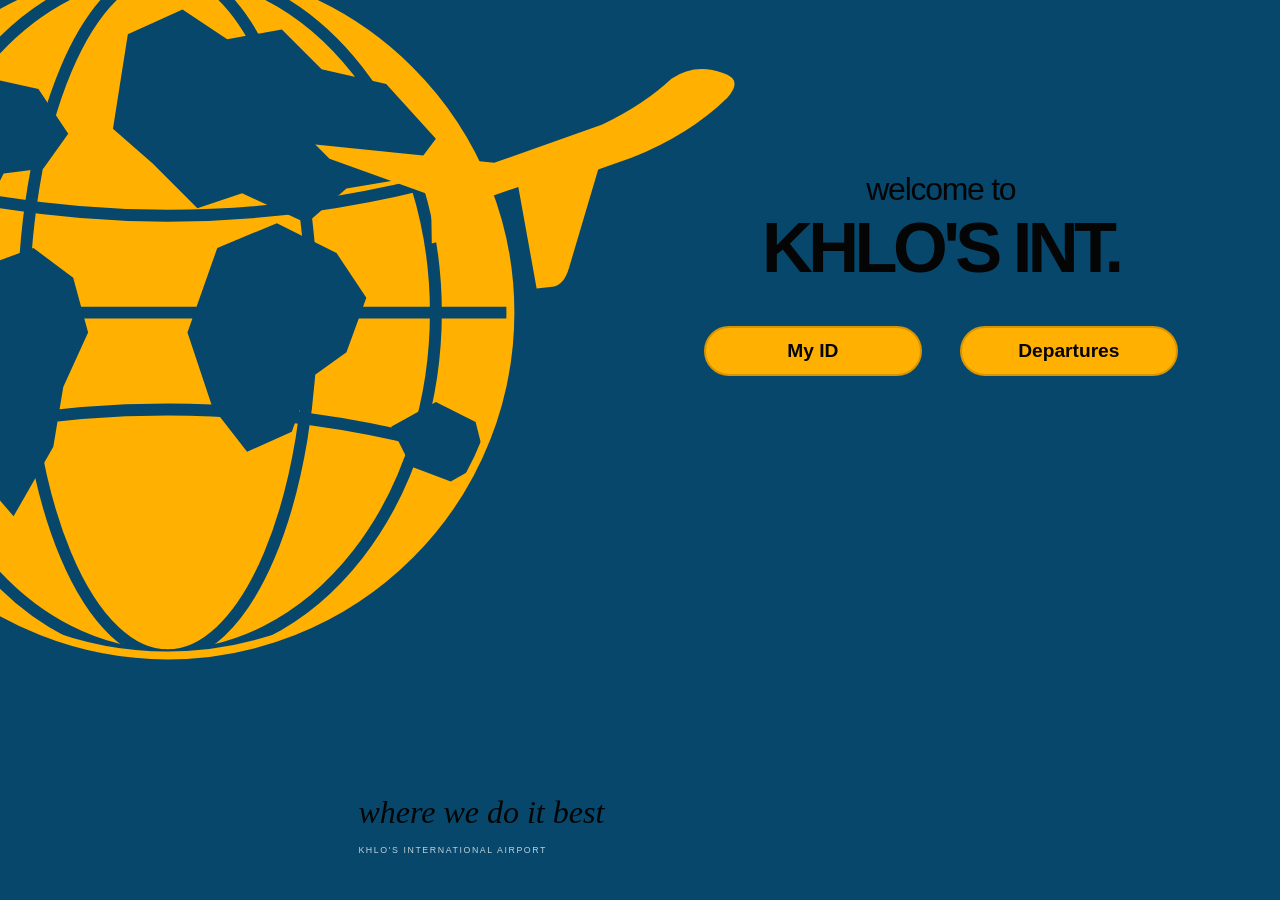
<file: index.html>
<!DOCTYPE html>
<html lang="en">
<head>
  <meta charset="UTF-8">
  <meta name="viewport" content="width=device-width, initial-scale=1.0">
  <meta name="theme-color" content="#06476B">

  <title>KHLO'S INT. | Welcome aboard</title>

  <link rel="stylesheet" href="css/home.css">
</head>

<body>

  <main class="home">

    <!-- Decorative globe -->
    <div class="globe-container" aria-hidden="true">

      <svg class="globe" viewBox="0 0 760 760">

        <defs>
          <clipPath id="globeClip">
            <circle cx="380" cy="380" r="345"/>
          </clipPath>
        </defs>

        <circle cx="380" cy="380" r="345" fill="#FFB000"/>

        <g clip-path="url(#globeClip)">

          <!-- Globe longitude and latitude -->
          <g fill="none" stroke="#06476B" stroke-width="12">

            <ellipse cx="380" cy="380" rx="145" ry="345"/>
            <ellipse cx="380" cy="380" rx="270" ry="345"/>
            <path d="M35 380 H725"/>
            <path d="M65 235 Q380 330 695 235"/>
            <path d="M65 525 Q380 430 695 525"/>

          </g>

          <!-- Simplified continents -->
          <g fill="#06476B">

            <path d="
              M70 140
              L125 95 185 110 205 145
              250 155 280 200
              255 235 215 240
              195 280 155 285
              145 330 110 315
              95 260 60 245 Z
            "/>

            <path d="
              M190 335
              L245 315 285 345
              300 400 275 455
              265 515 225 585
              195 550 180 485
              145 430 155 375 Z
            "/>

            <path d="
              M340 100
              L395 75 440 105
              495 95 535 135
              600 150 650 205
              620 245 560 255
              520 290 455 260
              410 275 365 230
              325 195 Z
            "/>

            <path d="
              M430 315
              L490 290 550 320
              580 365 560 420
              525 445 505 500
              460 520 425 475
              400 400 Z
            "/>

            <path d="
              M605 495
              L650 470 690 490
              700 530 665 550
              625 535 Z
            "/>

          </g>

        </g>

        <circle
          cx="380"
          cy="380"
          r="345"
          fill="none"
          stroke="#FFB000"
          stroke-width="8"
        />

      </svg>

    </div>


    <!-- Airplane -->
    <div class="airplane" aria-hidden="true">

      <svg viewBox="0 0 600 300">

        <path
          fill="#FFB000"
          d="
            M10 98
            L225 120
            L355 74
            Q405 50 438 19
            Q466 0 500 12
            Q525 20 505 42
            Q460 86 390 114
            L350 128
            L315 246
            Q309 267 295 269
            L276 271
            L254 149
            L188 172
            L164 213
            L150 217
            L149 159
            L27 115
            Z
          "
        />

      </svg>

    </div>


    <!-- Main branding -->
    <section class="home-content">

      <div class="branding">

        <p class="welcome-text">welcome to</p>

        <h1>KHLO'S INT.</h1>

      </div>


      <!-- Navigation -->
      <nav class="home-buttons" aria-label="Main navigation">

        <a href="id.html" class="home-button">
          My ID
        </a>

        <a href="departures.html" class="home-button">
          Departures
        </a>

      </nav>

    </section>


    <!-- Tagline -->
    <section class="home-footer">

      <p>where we do it best</p>

      <span>KHLO'S INTERNATIONAL AIRPORT</span>

    </section>

  </main>

</body>
</html>
</file>
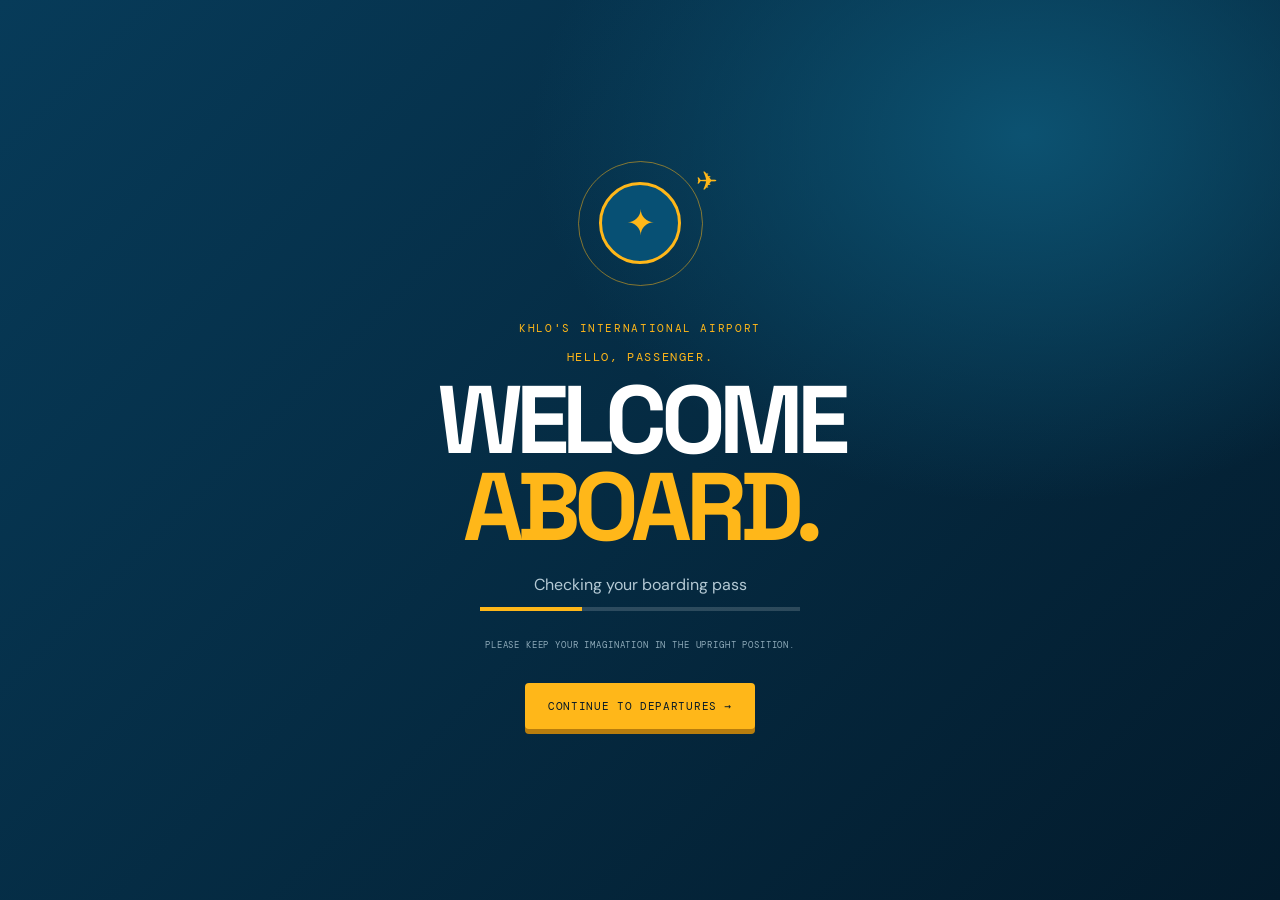
<file: boarding.html>
<!doctype html>
<html lang="en">
<head>
  <meta charset="utf-8">
  <meta name="viewport" content="width=device-width, initial-scale=1">
  <meta name="theme-color" content="#073b59">
  <title>Welcome aboard — KHLO'S INT.</title>
  <link rel="stylesheet" href="css/style.css">
  <script src="js/common.js" defer></script>
  <script src="js/boarding.js" defer></script>
</head>
<body class="blue-page boarding-page">
  <main class="boarding-screen">
    <div class="boarding-orbit">
      <div class="boarding-globe">✦</div>
      <span class="boarding-plane">✈</span>
    </div>

    <p class="eyebrow">KHLO'S INTERNATIONAL AIRPORT</p>
    <p class="boarding-hello" id="boarding-hello">HELLO, PASSENGER.</p>
    <h1>WELCOME<br><span>ABOARD.</span></h1>
    <p class="boarding-status" id="boarding-status">Preparing your journey</p>
    <div class="loading-track"><span></span></div>
    <p class="boarding-small">PLEASE KEEP YOUR IMAGINATION IN THE UPRIGHT POSITION.</p>
    <a class="button button-gold boarding-continue" id="continue-link" href="departures.html">CONTINUE TO DEPARTURES →</a>
  </main>
</body>
</html>
</file>
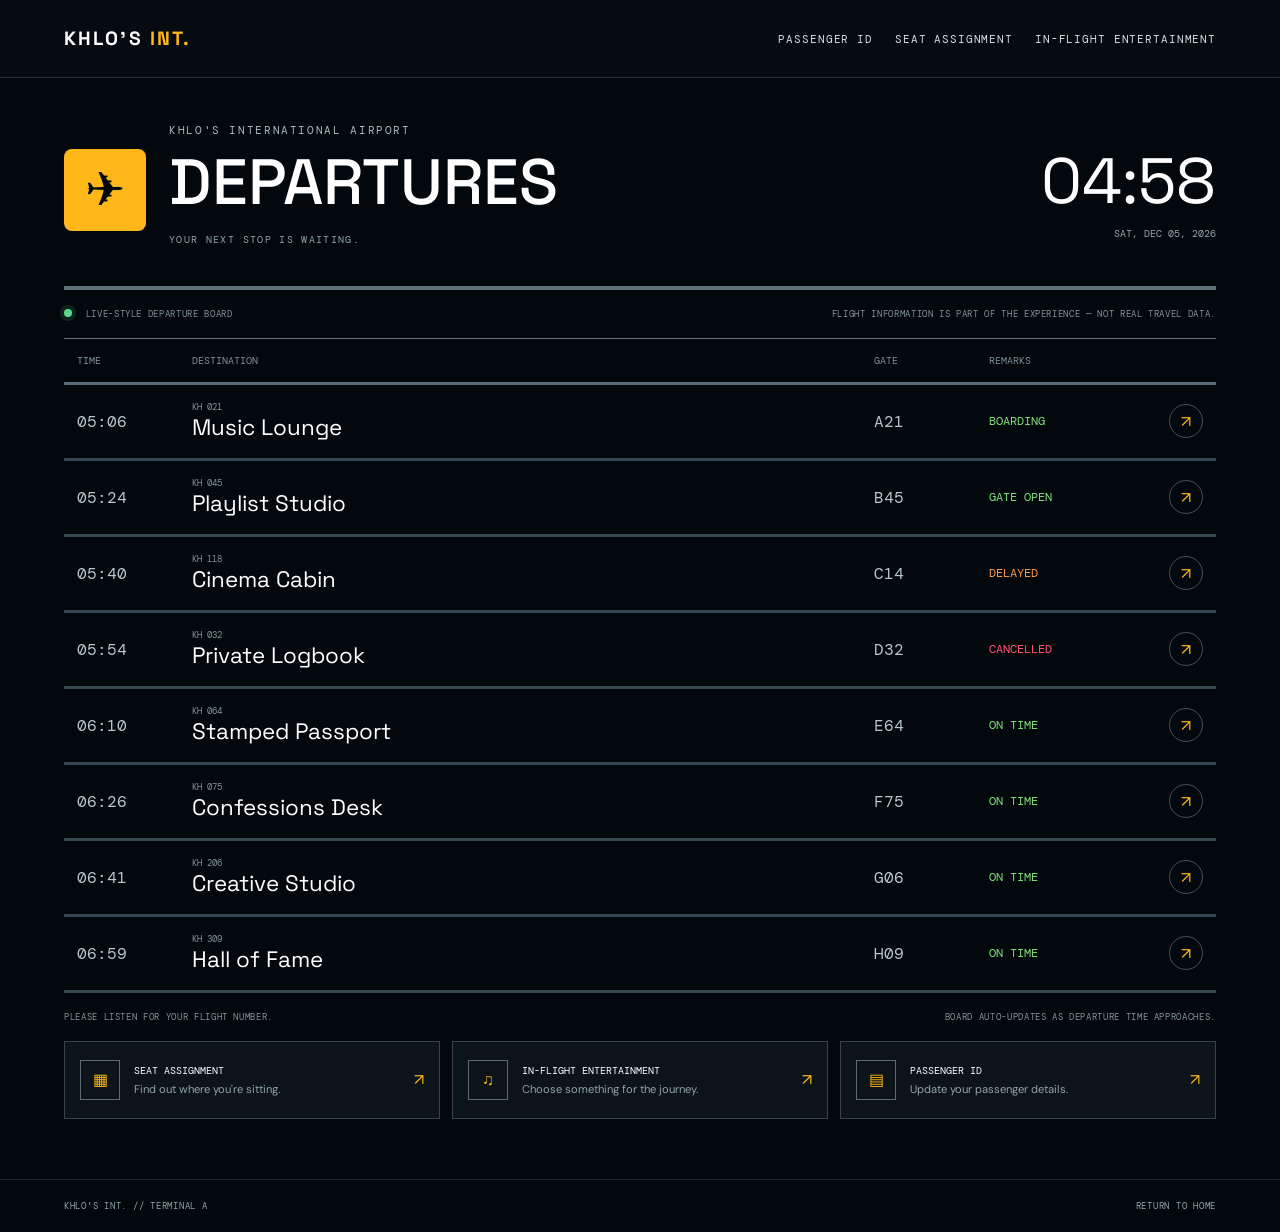
<file: departures.html>
<!doctype html>
<html lang="en">
<head>
  <meta charset="utf-8">
  <meta name="viewport" content="width=device-width, initial-scale=1">
  <meta name="theme-color" content="#061018">
  <title>Departures — KHLO'S INT.</title>
  <link rel="stylesheet" href="css/style.css">
  <script src="js/common.js" defer></script>
  <script src="js/departures.js" defer></script>
</head>
<body class="terminal-page">
  <header class="site-header terminal-header">
    <a class="brand brand-light" href="index.html">KHLO'S <span>INT.</span></a>
    <nav class="top-nav" aria-label="Main navigation">
      <a href="id.html">Passenger ID</a>
      <a href="seat.html">Seat assignment</a>
      <a href="entertainment.html">In-flight entertainment</a>
    </nav>
  </header>

  <main class="departures-shell">
    <div class="departure-topline">
      <div class="departure-brand">
        <div class="plane-square">✈</div>
        <div>
          <p class="eyebrow">KHLO'S INTERNATIONAL AIRPORT</p>
          <h1>DEPARTURES</h1>
          <p class="terminal-subtitle">YOUR NEXT STOP IS WAITING.</p>
        </div>
      </div>
      <div class="clock-block">
        <time id="airport-clock">--:--</time>
        <span id="airport-date">LOCAL TERMINAL TIME</span>
      </div>
    </div>

    <div class="board-note">
      <span><i class="live-dot"></i> LIVE-STYLE DEPARTURE BOARD</span>
      <span>FLIGHT INFORMATION IS PART OF THE EXPERIENCE — NOT REAL TRAVEL DATA.</span>
    </div>

    <div class="departure-board-wrap">
      <div class="board-column-head">
        <span>TIME</span>
        <span>DESTINATION</span>
        <span>GATE</span>
        <span>REMARKS</span>
        <span></span>
      </div>
      <div id="departure-rows" class="departure-rows" aria-live="polite"></div>
    </div>

    <div class="board-bottom">
      <span>PLEASE LISTEN FOR YOUR FLIGHT NUMBER.</span>
      <span>BOARD AUTO-UPDATES AS DEPARTURE TIME APPROACHES.</span>
    </div>

    <section class="quick-services">
      <a class="service-card" href="seat.html">
        <span class="service-icon">▦</span>
        <span><b>SEAT ASSIGNMENT</b><small>Find out where you're sitting.</small></span>
        <span class="service-arrow">↗</span>
      </a>
      <a class="service-card" href="entertainment.html">
        <span class="service-icon">♫</span>
        <span><b>IN-FLIGHT ENTERTAINMENT</b><small>Choose something for the journey.</small></span>
        <span class="service-arrow">↗</span>
      </a>
      <a class="service-card" href="id.html">
        <span class="service-icon">▤</span>
        <span><b>PASSENGER ID</b><small>Update your passenger details.</small></span>
        <span class="service-arrow">↗</span>
      </a>
    </section>
  </main>

  <footer class="site-footer footer-dark">
    <span>KHLO'S INT. // TERMINAL A</span>
    <span><a href="index.html">RETURN TO HOME</a></span>
  </footer>
</body>
</html>
</file>
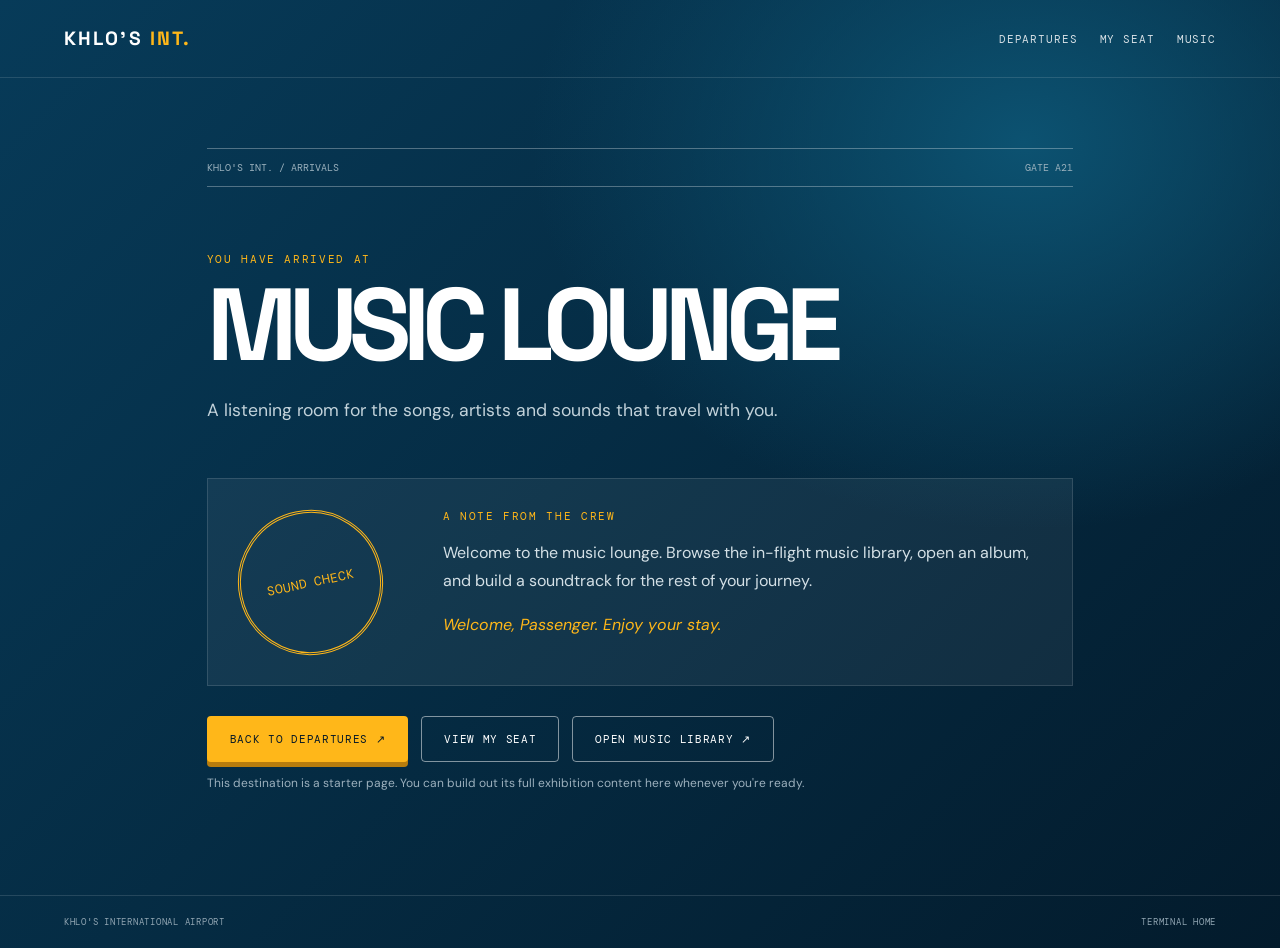
<file: destination.html>
<!doctype html>
<html lang="en">
<head>
  <meta charset="utf-8">
  <meta name="viewport" content="width=device-width, initial-scale=1">
  <meta name="theme-color" content="#073b59">
  <title>Destination — KHLO'S INT.</title>
  <link rel="stylesheet" href="css/style.css">
  <script src="js/common.js" defer></script>
  <script src="js/destination.js" defer></script>
</head>
<body class="blue-page destination-page">
  <header class="site-header">
    <a class="brand brand-light" href="index.html">KHLO'S <span>INT.</span></a>
    <nav class="top-nav" aria-label="Main navigation">
      <a href="departures.html">Departures</a>
      <a href="seat.html">My seat</a>
      <a href="entertainment.html">Music</a>
    </nav>
  </header>

  <main class="destination-shell">
    <div class="destination-ticket">
      <span>KHLO'S INT. / ARRIVALS</span>
      <span id="destination-code">GATE —</span>
    </div>
    <p class="eyebrow">YOU HAVE ARRIVED AT</p>
    <h1 id="destination-title">YOUR DESTINATION</h1>
    <p class="destination-deck" id="destination-deck"></p>

    <div class="destination-content">
      <div class="destination-stamp" id="destination-stamp">ARRIVED</div>
      <div>
        <p class="eyebrow">A NOTE FROM THE CREW</p>
        <p id="destination-message"></p>
        <p class="destination-personal" id="destination-personal"></p>
      </div>
    </div>

    <div class="destination-actions">
      <a class="button button-gold" href="departures.html">BACK TO DEPARTURES ↗</a>
      <a class="button button-outline" href="seat.html">VIEW MY SEAT</a>
    </div>

    <p class="small-note destination-edit-note">This destination is a starter page. You can build out its full exhibition content here whenever you're ready.</p>
  </main>

  <footer class="site-footer footer-dark">
    <span>KHLO'S INTERNATIONAL AIRPORT</span>
    <span><a href="index.html">TERMINAL HOME</a></span>
  </footer>
</body>
</html>
</file>
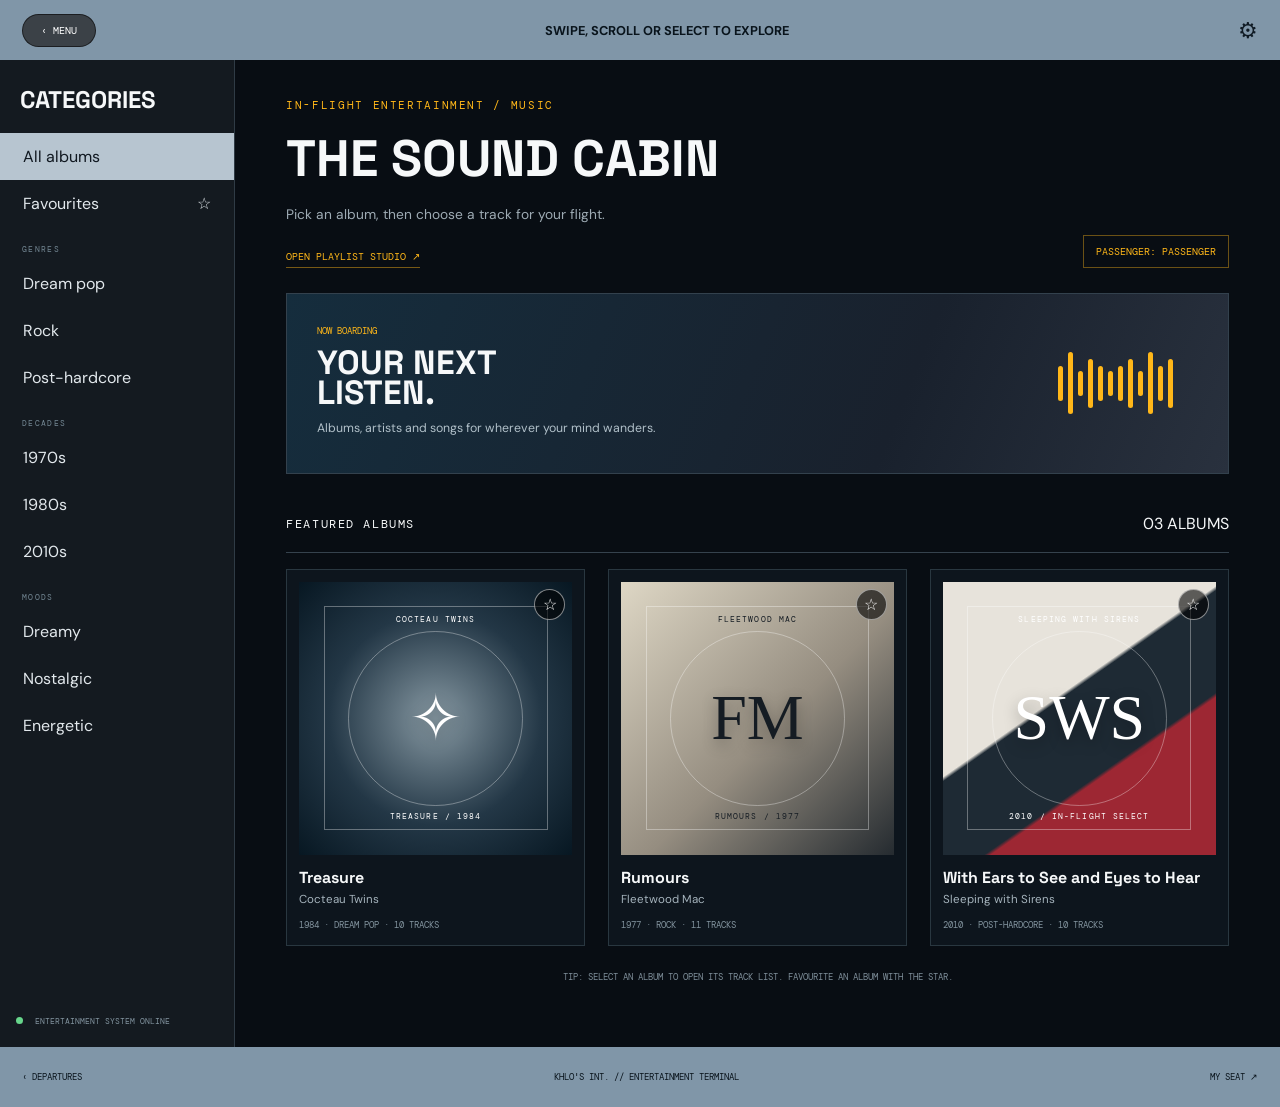
<file: entertainment.html>
<!doctype html>
<html lang="en">
<head>
  <meta charset="utf-8">
  <meta name="viewport" content="width=device-width, initial-scale=1">
  <meta name="theme-color" content="#0b111a">
  <title>In-flight entertainment — KHLO'S INT.</title>
  <link rel="stylesheet" href="css/style.css">
  <script src="js/common.js" defer></script>
  <script src="js/music-data.js" defer></script>
  <script src="js/entertainment.js" defer></script>
</head>
<body class="console-page">
  <header class="console-topbar">
    <a class="console-menu" href="departures.html">‹ MENU</a>
    <p>SWIPE, SCROLL OR SELECT TO EXPLORE</p>
    <a class="console-gear" href="id.html" aria-label="Passenger settings">⚙</a>
  </header>

  <main class="console-layout">
    <aside class="console-sidebar">
      <p class="console-sidebar-title">CATEGORIES</p>
      <div class="console-categories" id="console-categories">
        <button class="category-button active" data-filter="all">All albums</button>
        <button class="category-button" data-filter="favourites">Favourites <span>☆</span></button>

        <span class="category-label">GENRES</span>
        <button class="category-button" data-filter="Dream Pop">Dream pop</button>
        <button class="category-button" data-filter="Rock">Rock</button>
        <button class="category-button" data-filter="Post-hardcore">Post-hardcore</button>

        <span class="category-label">DECADES</span>
        <button class="category-button" data-filter="1970s">1970s</button>
        <button class="category-button" data-filter="1980s">1980s</button>
        <button class="category-button" data-filter="2010s">2010s</button>

        <span class="category-label">MOODS</span>
        <button class="category-button" data-filter="Dreamy">Dreamy</button>
        <button class="category-button" data-filter="Nostalgic">Nostalgic</button>
        <button class="category-button" data-filter="Energetic">Energetic</button>
      </div>
      <div class="sidebar-bottom"><span class="console-status-light"></span> ENTERTAINMENT SYSTEM ONLINE</div>
    </aside>

    <section class="console-main">
      <div class="console-heading">
        <div>
          <p class="eyebrow">IN-FLIGHT ENTERTAINMENT / MUSIC</p>
          <h1>THE SOUND CABIN</h1>
          <p>Pick an album, then choose a track for your flight.</p>
          <a class="console-playlist-link" href="playlist.html">OPEN PLAYLIST STUDIO ↗</a>
        </div>
        <div class="passenger-chip" id="console-passenger">PASSENGER</div>
      </div>

      <div class="console-feature">
        <div>
          <span class="feature-kicker">NOW BOARDING</span>
          <h2>YOUR NEXT<br>LISTEN.</h2>
          <p>Albums, artists and songs for wherever your mind wanders.</p>
        </div>
        <div class="equaliser" aria-hidden="true">
          <i></i><i></i><i></i><i></i><i></i><i></i><i></i><i></i><i></i><i></i><i></i><i></i>
        </div>
      </div>

      <div class="album-section-heading">
        <h2 id="album-section-title">FEATURED ALBUMS</h2>
        <span id="album-count">03 ALBUMS</span>
      </div>

      <div class="album-carousel-wrap">
        <div class="album-grid" id="album-grid"></div>
      </div>

      <p class="console-hint">TIP: SELECT AN ALBUM TO OPEN ITS TRACK LIST. FAVOURITE AN ALBUM WITH THE STAR.</p>
    </section>
  </main>

  <footer class="console-footer">
    <a href="departures.html">‹ DEPARTURES</a>
    <span>KHLO'S INT. // ENTERTAINMENT TERMINAL</span>
    <a href="seat.html">MY SEAT ↗</a>
  </footer>
</body>
</html>
</file>
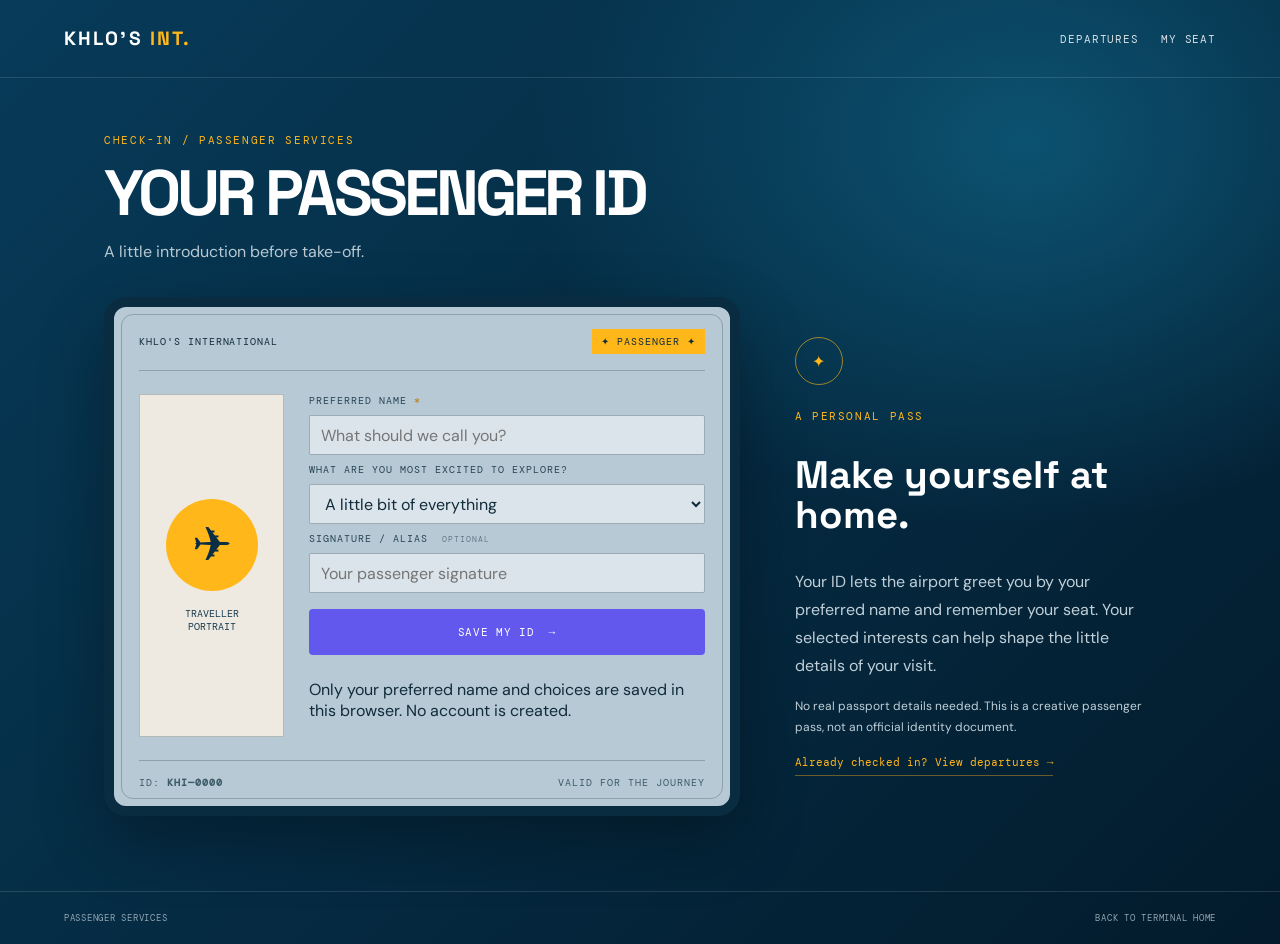
<file: id.html>
<!doctype html>
<html lang="en">
<head>
  <meta charset="utf-8">
  <meta name="viewport" content="width=device-width, initial-scale=1">
  <meta name="theme-color" content="#073b59">
  <title>Passenger ID — KHLO'S INT.</title>
  <link rel="stylesheet" href="css/style.css">
  <script src="js/common.js" defer></script>
  <script src="js/id.js" defer></script>
</head>
<body class="blue-page">
  <header class="site-header">
    <a class="brand brand-light" href="index.html">KHLO'S <span>INT.</span></a>
    <nav class="top-nav" aria-label="Main navigation">
      <a href="departures.html">Departures</a>
      <a href="seat.html">My seat</a>
    </nav>
  </header>

  <main class="page-shell id-shell">
    <div class="section-heading">
      <p class="eyebrow">CHECK-IN / PASSENGER SERVICES</p>
      <h1>YOUR PASSENGER ID</h1>
      <p class="muted-light">A little introduction before take-off.</p>
    </div>

    <div class="id-layout">
      <section class="id-card" aria-label="Passenger ID form">
        <div class="id-card-top">
          <span>KHLO'S INTERNATIONAL</span>
          <span class="id-chip">✦ PASSENGER ✦</span>
        </div>

        <div class="id-card-body">
          <div class="id-photo" aria-hidden="true">
            <div class="id-avatar">✈</div>
            <span>TRAVELLER<br>PORTRAIT</span>
          </div>

          <form id="passenger-form" class="id-form">
            <label class="field-label" for="preferred-name">PREFERRED NAME <span>*</span></label>
            <input id="preferred-name" name="preferredName" maxlength="24" placeholder="What should we call you?" autocomplete="nickname" required>

            <label class="field-label" for="travel-interest">WHAT ARE YOU MOST EXCITED TO EXPLORE?</label>
            <select id="travel-interest" name="interest">
              <option value="Music">Music</option>
              <option value="Art & creativity">Art & creativity</option>
              <option value="Film">Film</option>
              <option value="Words & thoughts">Words & thoughts</option>
              <option value="The world">The world</option>
              <option value="A little bit of everything" selected>A little bit of everything</option>
            </select>

            <label class="field-label" for="signature">SIGNATURE / ALIAS <span class="optional">OPTIONAL</span></label>
            <input id="signature" name="signature" maxlength="28" placeholder="Your passenger signature">

            <button class="button button-violet" type="submit">SAVE MY ID <span aria-hidden="true">→</span></button>
            <p class="form-note">Only your preferred name and choices are saved in this browser. No account is created.</p>
          </form>
        </div>

        <div class="id-card-bottom">
          <span>ID: <b id="preview-id">KHI—0000</b></span>
          <span>VALID FOR THE JOURNEY</span>
        </div>
      </section>

      <aside class="id-explainer">
        <span class="round-icon">✦</span>
        <p class="eyebrow">A PERSONAL PASS</p>
        <h2>Make yourself at home.</h2>
        <p>Your ID lets the airport greet you by your preferred name and remember your seat. Your selected interests can help shape the little details of your visit.</p>
        <p class="small-note">No real passport details needed. This is a creative passenger pass, not an official identity document.</p>
        <a class="text-link" href="departures.html">Already checked in? View departures →</a>
      </aside>
    </div>
  </main>

  <footer class="site-footer footer-dark">
    <span>PASSENGER SERVICES</span>
    <span><a href="index.html">BACK TO TERMINAL HOME</a></span>
  </footer>
</body>
</html>
</file>
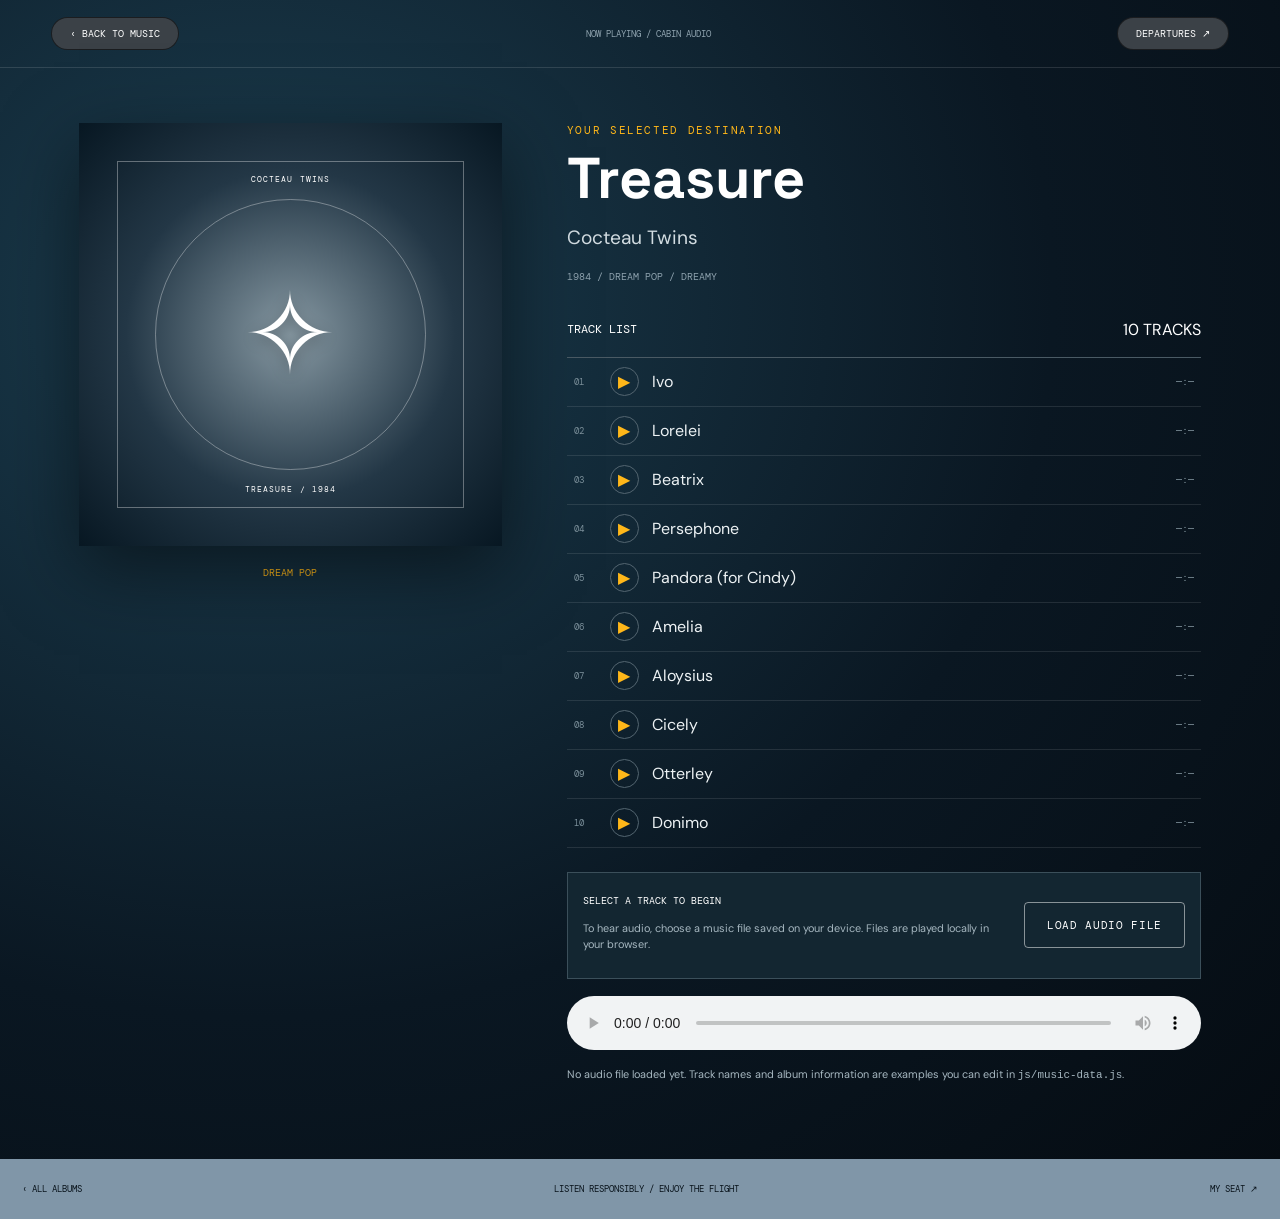
<file: player.html>
<!doctype html>
<html lang="en">
<head>
  <meta charset="utf-8">
  <meta name="viewport" content="width=device-width, initial-scale=1">
  <meta name="theme-color" content="#091724">
  <title>Now playing — KHLO'S INT.</title>
  <link rel="stylesheet" href="css/style.css">
  <script src="js/common.js" defer></script>
  <script src="js/music-data.js" defer></script>
  <script src="js/player.js" defer></script>
</head>
<body class="player-page">
  <header class="player-header">
    <a class="console-menu" href="entertainment.html">‹ BACK TO MUSIC</a>
    <span>NOW PLAYING / CABIN AUDIO</span>
    <a class="console-menu" href="departures.html">DEPARTURES ↗</a>
  </header>

  <main class="player-shell">
    <section class="player-album-side">
      <div class="cover-art cover-large" id="player-cover">
        <span class="cover-topline">KHLO'S INT. SELECTS</span>
        <span class="cover-mark">♫</span>
        <span class="cover-bottomline">IN-FLIGHT LIBRARY</span>
      </div>
      <p class="player-category" id="player-genre">ALBUM</p>
    </section>

    <section class="player-info">
      <p class="eyebrow">YOUR SELECTED DESTINATION</p>
      <h1 id="player-title">LOADING ALBUM…</h1>
      <p class="player-artist" id="player-artist"></p>
      <div class="player-meta" id="player-meta"></div>

      <div class="track-heading">
        <h2>TRACK LIST</h2>
        <span id="track-total">— TRACKS</span>
      </div>
      <ol class="track-list" id="track-list"></ol>

      <section class="audio-load-panel">
        <div>
          <b id="audio-track-label">SELECT A TRACK TO BEGIN</b>
          <p>To hear audio, choose a music file saved on your device. Files are played locally in your browser.</p>
        </div>
        <label class="button button-outline file-button" for="audio-upload">LOAD AUDIO FILE</label>
        <input id="audio-upload" type="file" accept="audio/*" hidden>
      </section>

      <audio id="audio-player" controls preload="none"></audio>
      <p class="audio-note" id="audio-note">No audio file loaded yet. Track names and album information are examples you can edit in <code>js/music-data.js</code>.</p>
    </section>
  </main>

  <footer class="console-footer">
    <a href="entertainment.html">‹ ALL ALBUMS</a>
    <span>LISTEN RESPONSIBLY / ENJOY THE FLIGHT</span>
    <a href="seat.html">MY SEAT ↗</a>
  </footer>
</body>
</html>
</file>
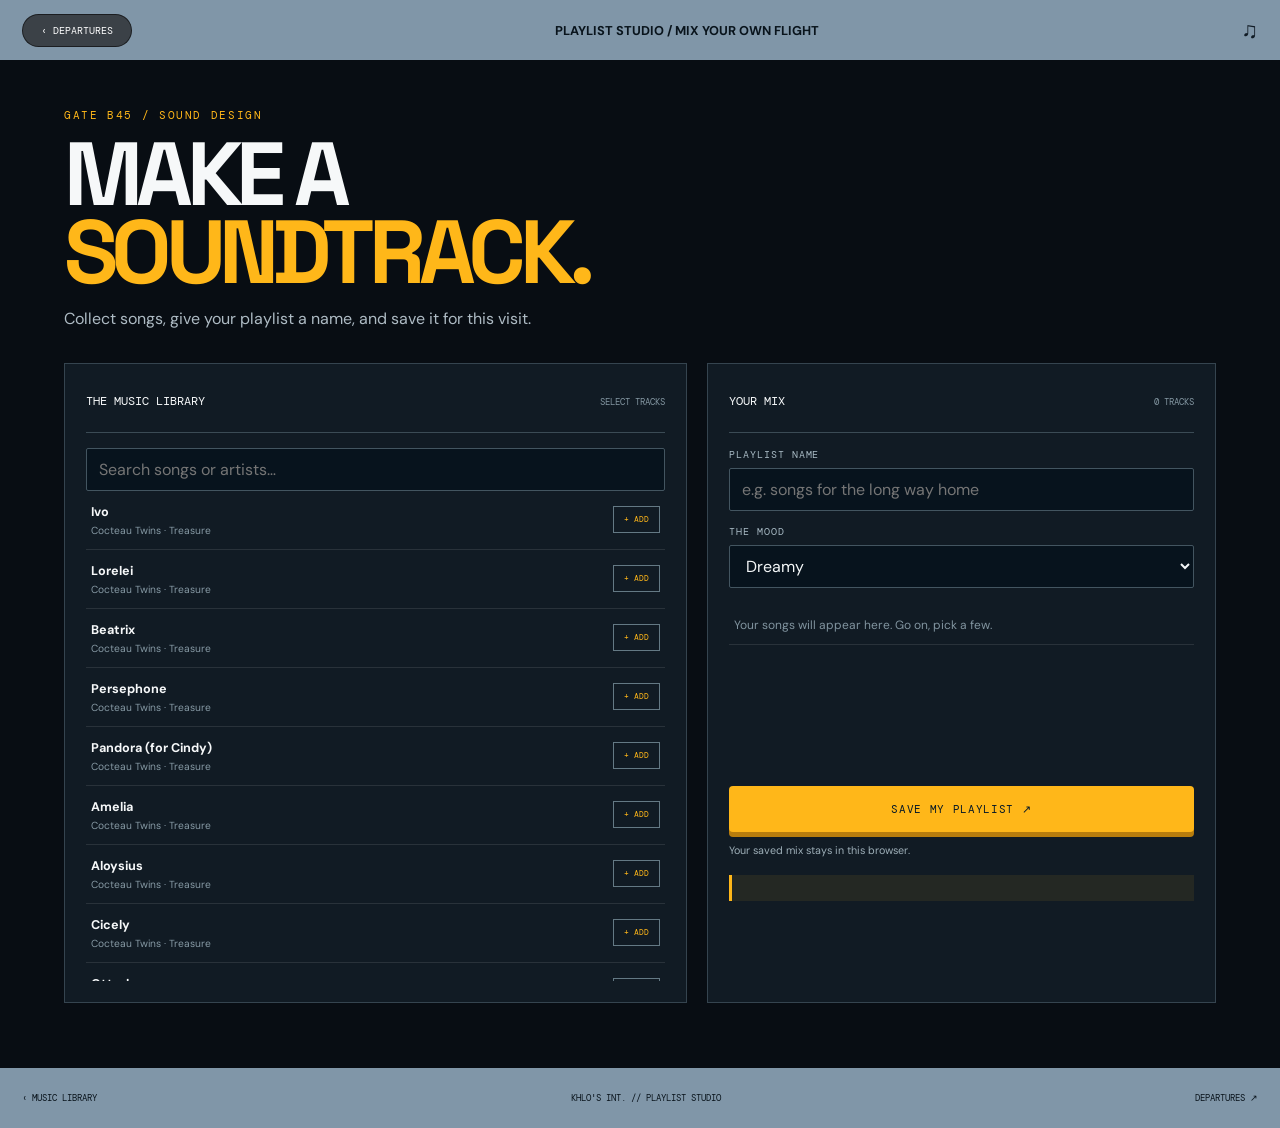
<file: playlist.html>
<!doctype html>
<html lang="en">
<head>
  <meta charset="utf-8">
  <meta name="viewport" content="width=device-width, initial-scale=1">
  <meta name="theme-color" content="#0b111a">
  <title>Playlist Studio — KHLO'S INT.</title>
  <link rel="stylesheet" href="css/style.css">
  <script src="js/common.js" defer></script>
  <script src="js/music-data.js" defer></script>
  <script src="js/playlist.js" defer></script>
</head>
<body class="console-page playlist-page">
  <header class="console-topbar">
    <a class="console-menu" href="departures.html">‹ DEPARTURES</a>
    <p>PLAYLIST STUDIO / MIX YOUR OWN FLIGHT</p>
    <a class="console-gear" href="entertainment.html" aria-label="Open music library">♫</a>
  </header>

  <main class="playlist-shell">
    <section class="playlist-intro">
      <p class="eyebrow">GATE B45 / SOUND DESIGN</p>
      <h1>MAKE A<br><span>SOUNDTRACK.</span></h1>
      <p>Collect songs, give your playlist a name, and save it for this visit.</p>
    </section>

    <div class="playlist-workspace">
      <section class="song-picker">
        <div class="playlist-panel-heading">
          <h2>THE MUSIC LIBRARY</h2>
          <span>SELECT TRACKS</span>
        </div>
        <input id="song-search" class="song-search" type="search" placeholder="Search songs or artists…" aria-label="Search songs or artists">
        <div id="available-songs" class="available-songs"></div>
      </section>

      <section class="playlist-builder">
        <div class="playlist-panel-heading">
          <h2>YOUR MIX</h2>
          <span id="selected-count">0 TRACKS</span>
        </div>

        <label class="field-label playlist-field-label" for="playlist-name">PLAYLIST NAME</label>
        <input id="playlist-name" class="playlist-name-input" maxlength="36" placeholder="e.g. songs for the long way home">

        <label class="field-label playlist-field-label" for="playlist-mood">THE MOOD</label>
        <select id="playlist-mood" class="playlist-select">
          <option>Dreamy</option>
          <option>Nostalgic</option>
          <option>Energetic</option>
          <option>Melancholic</option>
          <option>Unspecified</option>
        </select>

        <ol id="selected-songs" class="selected-songs">
          <li class="empty-mix">Your songs will appear here. Go on, pick a few.</li>
        </ol>

        <button id="save-playlist" class="button button-gold playlist-save" type="button">SAVE MY PLAYLIST ↗</button>
        <p id="playlist-message" class="playlist-message" aria-live="polite">Your saved mix stays in this browser.</p>
        <div id="saved-playlist" class="saved-playlist" hidden></div>
      </section>
    </div>
  </main>

  <footer class="console-footer">
    <a href="entertainment.html">‹ MUSIC LIBRARY</a>
    <span>KHLO'S INT. // PLAYLIST STUDIO</span>
    <a href="departures.html">DEPARTURES ↗</a>
  </footer>
</body>
</html>
</file>
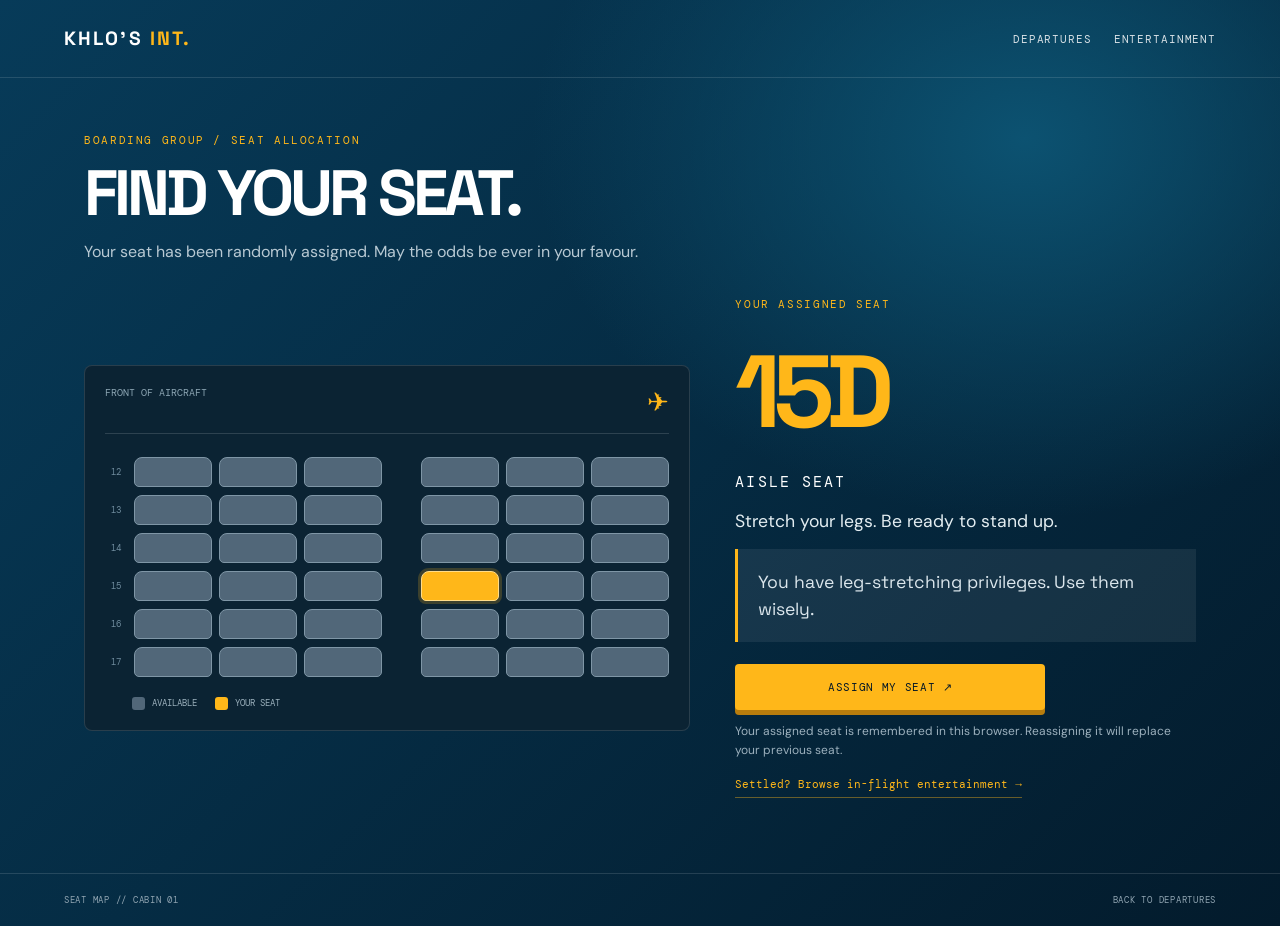
<file: seat.html>
<!doctype html>
<html lang="en">
<head>
  <meta charset="utf-8">
  <meta name="viewport" content="width=device-width, initial-scale=1">
  <meta name="theme-color" content="#073b59">
  <title>Seat assignment — KHLO'S INT.</title>
  <link rel="stylesheet" href="css/style.css">
  <script src="js/common.js" defer></script>
  <script src="js/seat.js" defer></script>
</head>
<body class="blue-page seat-page">
  <header class="site-header">
    <a class="brand brand-light" href="index.html">KHLO'S <span>INT.</span></a>
    <nav class="top-nav" aria-label="Main navigation">
      <a href="departures.html">Departures</a>
      <a href="entertainment.html">Entertainment</a>
    </nav>
  </header>

  <main class="page-shell">
    <div class="section-heading">
      <p class="eyebrow">BOARDING GROUP / SEAT ALLOCATION</p>
      <h1>FIND YOUR SEAT.</h1>
      <p class="muted-light">Your seat has been randomly assigned. May the odds be ever in your favour.</p>
    </div>

    <div class="seat-layout">
      <section class="cabin-panel">
        <div class="cabin-label">
          <span>FRONT OF AIRCRAFT</span>
          <span>✈</span>
        </div>

        <div class="seat-map" id="seat-map" aria-label="Aircraft seat map">
          <div class="seat-row">
            <span class="row-number">12</span>
            <div class="seat-group"><i></i><i></i><i></i></div>
            <div class="aisle"></div>
            <div class="seat-group"><i></i><i></i><i></i></div>
          </div>
          <div class="seat-row">
            <span class="row-number">13</span>
            <div class="seat-group"><i></i><i></i><i></i></div>
            <div class="aisle"></div>
            <div class="seat-group"><i></i><i></i><i></i></div>
          </div>
          <div class="seat-row">
            <span class="row-number">14</span>
            <div class="seat-group"><i></i><i></i><i></i></div>
            <div class="aisle"></div>
            <div class="seat-group"><i></i><i></i><i></i></div>
          </div>
          <div class="seat-row">
            <span class="row-number">15</span>
            <div class="seat-group"><i></i><i></i><i></i></div>
            <div class="aisle"></div>
            <div class="seat-group"><i></i><i></i><i></i></div>
          </div>
          <div class="seat-row">
            <span class="row-number">16</span>
            <div class="seat-group"><i></i><i></i><i></i></div>
            <div class="aisle"></div>
            <div class="seat-group"><i></i><i></i><i></i></div>
          </div>
          <div class="seat-row">
            <span class="row-number">17</span>
            <div class="seat-group"><i></i><i></i><i></i></div>
            <div class="aisle"></div>
            <div class="seat-group"><i></i><i></i><i></i></div>
          </div>
          <div class="seat-legend">
            <span><i class="legend-seat"></i> AVAILABLE</span>
            <span><i class="legend-seat chosen"></i> YOUR SEAT</span>
          </div>
        </div>
      </section>

      <section class="seat-result" aria-live="polite">
        <p class="eyebrow">YOUR ASSIGNED SEAT</p>
        <div class="seat-number" id="seat-number">—</div>
        <h2 id="seat-type">SEAT PENDING</h2>
        <p class="seat-subtitle" id="seat-subtitle">Let's see what fate has planned.</p>
        <div class="seat-scenario" id="seat-scenario">Your boarding pass is being prepared...</div>
        <button class="button button-gold" id="assign-seat" type="button">ASSIGN MY SEAT ↗</button>
        <p class="small-note">Your assigned seat is remembered in this browser. Reassigning it will replace your previous seat.</p>
        <a class="text-link" href="entertainment.html">Settled? Browse in-flight entertainment →</a>
      </section>
    </div>
  </main>

  <footer class="site-footer footer-dark">
    <span>SEAT MAP // CABIN 01</span>
    <span><a href="departures.html">BACK TO DEPARTURES</a></span>
  </footer>
</body>
</html>
</file>
<file: css/home.css>
/* ==============================
   KHLO'S INTERNATIONAL
   HOMEPAGE STYLESHEET
================================ */

:root {
  --blue: #06476B;
  --yellow: #FFB000;
  --black: #050505;
  --white: #FFFFFF;
}

* {
  margin: 0;
  padding: 0;
  box-sizing: border-box;
}

html {
  scroll-behavior: smooth;
}

body {
  min-height: 100vh;
  font-family: Arial, Helvetica, sans-serif;
  background: var(--blue);
}

/* MAIN SCREEN */

.home {
  min-height: 100vh;
  min-height: 100svh;
  position: relative;
  overflow: hidden;
  isolation: isolate;
  background: var(--blue);
}

/* ==============================
   GLOBE
================================ */

.globe-container {
  position: absolute;

  width: min(59vw, 790px);
  aspect-ratio: 1;

  left: -210px;
  top: -65px;

  z-index: -1;
}

.globe {
  width: 100%;
  height: 100%;
  display: block;
}

/* ==============================
   AIRPLANE
================================ */

.airplane {
  position: absolute;

  width: min(39vw, 550px);

  left: 24%;
  top: 7%;

  z-index: 2;

  animation: plane-float 5s ease-in-out infinite;
}

.airplane svg {
  width: 100%;
  display: block;
}

@keyframes plane-float {
  0%, 100% {
    transform: translateY(0);
  }

  50% {
    transform: translateY(-7px);
  }
}

/* ==============================
   BRANDING
================================ */

.home-content {
  position: absolute;

  width: 48%;

  top: 19%;
  right: 2.5%;

  text-align: center;
}

.branding {
  margin-bottom: 43px;
}

.welcome-text {
  color: var(--black);

  font-size: clamp(1.2rem, 2.5vw, 2.6rem);
  font-weight: 300;

  letter-spacing: -0.04em;

  margin-bottom: 5px;
}

.branding h1 {
  color: var(--black);

  font-size: clamp(2.8rem, 5.5vw, 5.5rem);
  font-weight: 900;

  letter-spacing: -0.065em;
  line-height: 1;

  white-space: nowrap;
}

/* ==============================
   BUTTONS
================================ */

.home-buttons {
  display: flex;

  justify-content: center;
  align-items: center;

  gap: clamp(15px, 3vw, 40px);
}

.home-button {
  min-width: clamp(150px, 17vw, 235px);

  padding: 12px 24px;

  display: inline-flex;
  align-items: center;
  justify-content: center;

  background: var(--yellow);
  color: var(--black);

  border: 2px solid #D99500;
  border-radius: 50px;

  font-size: clamp(0.95rem, 1.5vw, 1.3rem);
  font-weight: 700;

  text-decoration: none;

  transition:
    background 0.25s ease,
    transform 0.25s ease,
    box-shadow 0.25s ease;
}

.home-button:hover {
  background: #FFD04D;

  transform: translateY(-4px);

  box-shadow: 0 8px 18px rgba(0, 0, 0, 0.18);
}

.home-button:active {
  transform: translateY(0);
}

.home-button:focus-visible {
  outline: 3px solid white;
  outline-offset: 5px;
}

/* ==============================
   FOOTER / TAGLINE
================================ */

.home-footer {
  position: absolute;

  left: 28%;
  bottom: 5%;

  z-index: 3;
}

.home-footer p {
  color: var(--black);

  font-family: Georgia, serif;
  font-style: italic;

  font-size: clamp(1.2rem, 2.5vw, 2rem);
}

.home-footer span {
  display: block;

  margin-top: 14px;

  color: rgba(255, 255, 255, 0.75);

  font-size: 0.55rem;
  letter-spacing: 0.18em;
}

/* ==============================
   TABLET
================================ */

@media (max-width: 900px) {

  .globe-container {
    width: 65vw;
    left: -200px;
    top: 0;
  }

  .airplane {
    width: 43vw;
    left: 24%;
    top: 12%;
  }

  .home-content {
    width: 53%;
    right: 2%;
    top: 27%;
  }

  .branding h1 {
    font-size: clamp(2.6rem, 6vw, 4.5rem);
  }

  .home-buttons {
    gap: 12px;
  }

  .home-button {
    min-width: 130px;
    padding: 11px 17px;
  }

  .home-footer {
    left: 31%;
  }

}

/* ==============================
   MOBILE
================================ */

@media (max-width: 600px) {

  .home {
    min-height: 760px;
  }

  .globe-container {
    width: 490px;
    max-width: none;

    left: -245px;
    top: 70px;

    opacity: 0.95;
  }

  .airplane {
    width: 290px;

    left: 19%;
    top: 15%;
  }

  .home-content {
    width: 100%;

    top: 45%;
    right: auto;
    left: 0;

    padding: 0 16px;
  }

  .branding {
    margin-bottom: 26px;
  }

  .welcome-text {
    font-size: 1.2rem;
  }

  .branding h1 {
    font-size: clamp(2.65rem, 12vw, 4.2rem);
  }

  .home-buttons {
    gap: 12px;
  }

  .home-button {
    min-width: 0;
    width: 46%;
    padding: 12px 8px;
    font-size: 0.9rem;
  }

  .home-footer {
    left: 20px;
    bottom: 30px;
  }

  .home-footer p {
    font-size: 1.3rem;
  }

  .home-footer span {
    font-size: 0.48rem;
  }

}

/* ==============================
   ACCESSIBILITY
================================ */

@media (prefers-reduced-motion: reduce) {

  *,
  *::before,
  *::after {
    animation: none !important;
    scroll-behavior: auto !important;
    transition: none !important;
  }

}
</file>
<file: css/style.css>
@import url('https://fonts.googleapis.com/css2?family=DM+Mono:wght@400;500&family=DM+Sans:wght@400;500;600;700;800&family=Space+Grotesk:wght@400;500;600;700&display=swap');

:root {
  --navy: #073b59;
  --navy-dark: #031b2c;
  --gold: #ffb719;
  --gold-light: #ffd05b;
  --white: #ffffff;
  --muted: #aab9c3;
  --mono: 'DM Mono', monospace;
  --sans: 'DM Sans', Arial, sans-serif;
  --display: 'Space Grotesk', sans-serif;
}

* {
  box-sizing: border-box;
}

html {
  scroll-behavior: smooth;
}

body {
  margin: 0;
  min-height: 100vh;
  background: var(--navy-dark);
  color: var(--white);
  font-family: var(--sans);
}

a {
  color: inherit;
  text-decoration: none;
}

button, input, select {
  font: inherit;
}

button {
  cursor: pointer;
}

.site-header {
  min-height: 78px;
  padding: 0 clamp(18px, 5vw, 75px);
  display: flex;
  justify-content: space-between;
  align-items: center;
  gap: 20px;
  border-bottom: 1px solid rgba(255,255,255,.12);
}

.brand {
  font: 800 1.2rem var(--display);
  letter-spacing: .11em;
  white-space: nowrap;
}

.brand span,
.home-copy h1 span,
.playlist-intro h1 span {
  color: var(--gold);
}

.top-nav {
  display: flex;
  flex-wrap: wrap;
  gap: 22px;
  font: .68rem var(--mono);
  letter-spacing: .08em;
  text-transform: uppercase;
  color: #d7e0e5;
}

.top-nav a:hover,
.site-footer a:hover,
.console-footer a:hover {
  color: var(--gold);
}

.eyebrow {
  color: var(--gold);
  font: .68rem var(--mono);
  letter-spacing: .15em;
  text-transform: uppercase;
  margin: 0 0 14px;
}

.button {
  display: inline-flex;
  justify-content: center;
  align-items: center;
  gap: 14px;
  min-height: 46px;
  padding: 0 22px;
  border: 1px solid transparent;
  border-radius: 4px;
  font: .7rem var(--mono);
  letter-spacing: .06em;
  text-transform: uppercase;
  transition: .2s ease;
}

.button:hover {
  transform: translateY(-2px);
}

.button-gold {
  color: #061927;
  background: var(--gold);
  box-shadow: 0 5px 0 #b87d0d;
}

.button-gold:hover {
  background: var(--gold-light);
}

.button-outline {
  color: white;
  background: transparent;
  border-color: rgba(255,255,255,.5);
}

.button-outline:hover {
  color: var(--gold);
  border-color: var(--gold);
}

.button-violet {
  width: 100%;
  color: white;
  background: #6258ee;
  margin-top: 8px;
}

.site-footer {
  display: flex;
  justify-content: space-between;
  gap: 15px;
  padding: 20px clamp(18px, 5vw, 75px);
  border-top: 1px solid rgba(255,255,255,.13);
  color: #91a5b2;
  font: .58rem var(--mono);
  letter-spacing: .08em;
}

.small-note {
  color: #9cb0bd;
  font-size: .75rem;
  line-height: 1.6;
}

/* HOMEPAGE */

.home-page {
  min-height: 100vh;
  display: flex;
  flex-direction: column;
  overflow-x: hidden;
  background: var(--navy);
}

.home-header {
  border: 0;
}

.home-hero {
  flex: 1;
  width: min(1500px, 100%);
  margin: auto;
  padding: 15px clamp(24px, 7vw, 110px) 55px;
  display: grid;
  grid-template-columns: 1.05fr .95fr;
  align-items: center;
  gap: 45px;
}

.globe-stage {
  min-height: 510px;
  display: flex;
  align-items: center;
  justify-content: center;
  position: relative;
}

.globe-wrap {
  width: min(100%, 530px);
  z-index: 1;
  filter: drop-shadow(0 25px 42px rgba(0,0,0,.3));
}

.globe-art {
  width: 100%;
  animation: globe-turn 45s linear infinite;
  transform-origin: center;
}

.orbit {
  position: absolute;
  width: 91%;
  height: 40%;
  border: 1px solid rgba(255,183,25,.5);
  border-radius: 50%;
  transform: rotate(-27deg);
}

.orbit-two {
  width: 100%;
  height: 52%;
  transform: rotate(56deg);
  border-color: rgba(255,255,255,.15);
}

.plane-flyby {
  position: absolute;
  z-index: 2;
  top: 12%;
  left: 4%;
  width: 110px;
  animation: plane-loop 12s ease-in-out infinite;
}

.plane-flyby svg {
  width: 100%;
}

.globe-caption {
  position: absolute;
  bottom: 2%;
  left: 50%;
  transform: translateX(-50%);
  white-space: nowrap;
  color: rgba(255,255,255,.7);
  font: .6rem var(--mono);
  letter-spacing: .14em;
}

.home-copy h1 {
  margin: 0 0 22px;
  font: 800 clamp(3.5rem, 7.5vw, 7rem)/.98 var(--display);
  letter-spacing: -.07em;
}

.welcome-small {
  color: #b8c8d0;
  font-size: 1.1rem;
  margin-bottom: 0;
}

.home-description {
  color: #d0dce2;
  line-height: 1.8;
  margin-bottom: 30px;
}

.hero-actions {
  display: flex;
  flex-wrap: wrap;
  gap: 14px;
}

.home-motto {
  margin: 42px 0;
  color: var(--gold);
  font: italic 1.2rem Georgia, serif;
}

.home-flight-note {
  color: #b8c8d0;
  font: .6rem var(--mono);
}

.status-dot,
.live-dot {
  display: inline-block;
  width: 8px;
  height: 8px;
  margin-right: 8px;
  border-radius: 50%;
  background: #61d98b;
  box-shadow: 0 0 0 4px rgba(97,217,139,.13);
}

@keyframes globe-turn {
  to { transform: rotate(360deg); }
}

@keyframes plane-loop {
  0%, 100% { transform: translate(0,0) rotate(-5deg); }
  48% { transform: translate(250px,85px) rotate(8deg); }
}

/* BLUE PAGES */

.blue-page {
  min-height: 100vh;
  background:
    radial-gradient(ellipse at 80% 15%, #0c5271, transparent 34%),
    linear-gradient(135deg, var(--navy), var(--navy-dark));
}

.page-shell {
  max-width: 1240px;
  margin: auto;
  padding: 55px clamp(20px, 5vw, 70px) 75px;
}

.section-heading {
  margin-bottom: 35px;
}

.section-heading h1 {
  margin: 0 0 10px;
  font: 700 clamp(2.4rem, 5vw, 4.5rem)/1 var(--display);
  letter-spacing: -.06em;
}

.muted-light {
  color: #b8c9d3;
}

/* PASSENGER ID */

.id-shell {
  max-width: 1200px;
}

.id-layout {
  display: grid;
  grid-template-columns: 1.25fr .75fr;
  align-items: center;
  gap: 55px;
}

.id-card {
  position: relative;
  padding: 22px 25px 17px;
  color: #102b3a;
  background: #b7c9d4;
  border: 10px solid #0a2c41;
  border-radius: 22px;
  box-shadow: 0 25px 65px rgba(0,0,0,.3);
}

.id-card:before {
  content: "";
  position: absolute;
  inset: 7px;
  border: 1px solid rgba(12,45,63,.25);
  border-radius: 12px;
  pointer-events: none;
}

.id-card-top,
.id-card-bottom {
  display: flex;
  justify-content: space-between;
  align-items: center;
  gap: 12px;
  position: relative;
  font: .6rem var(--mono);
  letter-spacing: .1em;
}

.id-card-top {
  padding-bottom: 16px;
  border-bottom: 1px solid rgba(15,43,58,.25);
}

.id-chip {
  padding: 6px 9px;
  color: #132d39;
  background: var(--gold);
}

.id-card-body {
  display: grid;
  grid-template-columns: 145px 1fr;
  gap: 25px;
  padding: 23px 0;
}

.id-photo {
  min-height: 230px;
  display: flex;
  flex-direction: column;
  align-items: center;
  justify-content: center;
  gap: 16px;
  color: #173b51;
  background: #eeeae1;
  border: 1px solid rgba(10,40,57,.25);
  text-align: center;
  font: .6rem var(--mono);
}

.id-avatar {
  width: 92px;
  height: 92px;
  display: grid;
  place-items: center;
  border-radius: 50%;
  color: #0a2e43;
  background: var(--gold);
  font-size: 3rem;
}

.id-form {
  display: flex;
  flex-direction: column;
  gap: 8px;
}

.field-label {
  color: #274455;
  font: .62rem var(--mono);
  letter-spacing: .1em;
}

.field-label span {
  color: #bd7500;
}

.field-label .optional {
  color: #627987;
  margin-left: 7px;
  font-size: .52rem;
}

.id-form input,
.id-form select {
  width: 100%;
  height: 40px;
  padding: 0 11px;
  color: #102b3a;
  background: rgba(255,255,255,.5);
  border: 1px solid rgba(10,42,60,.3);
  border-radius: 2px;
}

.id-card-bottom {
  padding-top: 15px;
  color: #3c5b69;
  border-top: 1px solid rgba(15,43,58,.25);
}

.id-explainer {
  max-width: 360px;
}

.id-explainer h2 {
  font: 700 2.4rem/1.05 var(--display);
}

.id-explainer p:not(.eyebrow) {
  color: #c1d0d8;
  line-height: 1.75;
}

.round-icon {
  width: 48px;
  height: 48px;
  display: grid;
  place-items: center;
  margin-bottom: 24px;
  color: var(--gold);
  border: 1px solid rgba(255,183,25,.6);
  border-radius: 50%;
}

.text-link {
  display: inline-block;
  padding-bottom: 3px;
  color: var(--gold);
  border-bottom: 1px solid rgba(255,183,25,.4);
  font: .7rem/1.7 var(--mono);
}

/* BOARDING PAGE */

.boarding-page {
  display: grid;
  place-items: center;
  overflow: hidden;
}

.boarding-screen {
  position: relative;
  width: min(92vw, 670px);
  padding: 50px 20px 60px;
  text-align: center;
}

.boarding-orbit {
  width: 125px;
  height: 125px;
  display: grid;
  place-items: center;
  position: relative;
  margin: 0 auto 35px;
  border: 1px solid rgba(255,183,25,.5);
  border-radius: 50%;
  animation: boarding-spin 14s linear infinite;
}

.boarding-globe {
  width: 82px;
  height: 82px;
  display: grid;
  place-items: center;
  color: var(--gold);
  background: #075074;
  border: 3px solid var(--gold);
  border-radius: 50%;
  font-size: 2.2rem;
}

.boarding-plane {
  position: absolute;
  top: 3px;
  right: -16px;
  color: var(--gold);
  font-size: 1.6rem;
}

@keyframes boarding-spin {
  to { transform: rotate(360deg); }
}

.boarding-hello {
  color: var(--gold);
  font: .78rem var(--mono);
  letter-spacing: .13em;
}

.boarding-screen h1 {
  margin: 0;
  font: 800 clamp(3rem, 9vw, 6rem)/.9 var(--display);
  letter-spacing: -.07em;
}

.boarding-screen h1 span {
  color: var(--gold);
}

.boarding-status {
  color: #b4c9d4;
  margin: 24px 0 12px;
}

.loading-track {
  width: min(320px, 80%);
  height: 4px;
  margin: 0 auto 28px;
  overflow: hidden;
  background: rgba(255,255,255,.16);
}

.loading-track span {
  display: block;
  width: 32%;
  height: 100%;
  background: var(--gold);
  animation: loading 2.1s ease-in-out infinite;
}

@keyframes loading {
  from { transform: translateX(-110%); }
  to { transform: translateX(330%); }
}

.boarding-small {
  color: #8eaab9;
  font: .59rem var(--mono);
  letter-spacing: .09em;
}

.boarding-continue {
  margin-top: 23px;
}

/* DEPARTURES BOARD */

.terminal-page {
  min-height: 100vh;
  background: #03080d;
}

.terminal-header {
  background: #050b11;
  border-bottom: 1px solid #26323a;
}

.departures-shell {
  max-width: 1400px;
  margin: auto;
  padding: 45px clamp(18px, 5vw, 68px) 60px;
}

.departure-topline {
  display: flex;
  justify-content: space-between;
  align-items: center;
  gap: 24px;
  padding-bottom: 29px;
  border-bottom: 4px solid #60717b;
}

.departure-brand {
  display: flex;
  align-items: center;
  gap: 23px;
}

.plane-square {
  width: 82px;
  height: 82px;
  display: grid;
  place-items: center;
  color: #03080d;
  background: var(--gold);
  border-radius: 8px;
  font-size: 3rem;
}

.departure-brand h1 {
  margin: 0;
  font: 500 clamp(2.4rem, 5vw, 4rem) var(--display);
}

.departure-brand .eyebrow {
  margin-bottom: 4px;
  color: #a9bac4;
}

.terminal-subtitle {
  color: #91a4ae;
  font: .65rem var(--mono);
  letter-spacing: .13em;
}

.clock-block {
  display: flex;
  flex-direction: column;
  gap: 5px;
  text-align: right;
}

.clock-block time {
  font: clamp(2.7rem, 5vw, 4.7rem) var(--display);
}

.clock-block span {
  color: #96a7b1;
  font: .6rem var(--mono);
}

.board-note,
.board-bottom {
  display: flex;
  justify-content: space-between;
  gap: 15px;
  padding: 18px 0;
  color: #83939c;
  font: .58rem var(--mono);
  letter-spacing: .07em;
}

.departure-board-wrap {
  border-top: 1px solid #5f6f78;
}

.board-column-head,
.departure-row {
  display: grid;
  grid-template-columns: 100px minmax(180px, 1fr) 100px 155px 44px;
  align-items: center;
  gap: 15px;
}

.board-column-head {
  padding: 15px 13px;
  color: #80919b;
  border-bottom: 3px solid #586b76;
  font: .65rem var(--mono);
}

.departure-row {
  min-height: 76px;
  padding: 11px 13px;
  border-bottom: 3px solid #374750;
}

.departure-row:hover {
  background: #101b22;
}

.dep-time,
.dep-code {
  color: #b9c7ce;
  font-family: var(--mono);
}

.dep-destination {
  font: 1.4rem var(--display);
}

.dep-destination small {
  display: block;
  color: #82949e;
  font: .57rem var(--mono);
}

.dep-status {
  font: .72rem var(--mono);
}

.status-ontime,
.status-boarding,
.status-open,
.status-final,
.status-departed {
  color: #7fdf78;
}

.status-delayed,
.status-change {
  color: #ff9c4a;
}

.status-cancelled {
  color: #ff5471;
}

.dep-open {
  width: 34px;
  height: 34px;
  display: grid;
  place-items: center;
  justify-self: end;
  color: var(--gold);
  border: 1px solid rgba(255,255,255,.28);
  border-radius: 50%;
}

.quick-services {
  display: grid;
  grid-template-columns: repeat(3, 1fr);
  gap: 12px;
}

.service-card {
  display: flex;
  align-items: center;
  gap: 14px;
  min-width: 0;
  padding: 18px 15px;
  background: #0c141a;
  border: 1px solid #34444d;
}

.service-card:hover {
  border-color: var(--gold);
  background: #111f28;
}

.service-icon {
  width: 40px;
  height: 40px;
  display: grid;
  place-items: center;
  color: var(--gold);
  border: 1px solid #596a74;
}

.service-card b,
.service-card small {
  display: block;
}

.service-card b {
  font: .63rem var(--mono);
}

.service-card small {
  margin-top: 5px;
  color: #91a3ad;
  font-size: .7rem;
}

.service-arrow {
  margin-left: auto;
  color: var(--gold);
}

/* SEAT MAP */

.seat-layout {
  display: grid;
  grid-template-columns: 1fr .76fr;
  align-items: center;
  gap: 45px;
}

.cabin-panel {
  padding: 20px;
  background: #0b2333;
  border: 1px solid rgba(255,255,255,.12);
  border-radius: 8px;
}

.cabin-label {
  display: flex;
  justify-content: space-between;
  padding-bottom: 14px;
  color: #8ca5b3;
  border-bottom: 1px solid rgba(255,255,255,.14);
  font: .62rem var(--mono);
}

.cabin-label span:last-child {
  color: var(--gold);
  font-size: 1.6rem;
}

.seat-map {
  padding-top: 15px;
}

.seat-row {
  display: grid;
  grid-template-columns: 22px 1fr 25px 1fr;
  align-items: center;
  gap: 7px;
  margin: 8px 0;
}

.row-number {
  color: #708c9e;
  font: .58rem var(--mono);
  text-align: center;
}

.seat-group {
  display: grid;
  grid-template-columns: repeat(3, 1fr);
  gap: 7px;
}

.seat-group i {
  height: 30px;
  background: #516779;
  border: 1px solid #7f96a6;
  border-radius: 8px 8px 5px 5px;
}

.seat-group i.selected {
  background: var(--gold);
  border-color: #ffdc8a;
  box-shadow: 0 0 0 3px rgba(255,183,25,.2);
}

.seat-legend {
  display: flex;
  gap: 18px;
  margin: 20px 0 0 27px;
  color: #9bb0bc;
  font: .57rem var(--mono);
}

.seat-legend span {
  display: flex;
  align-items: center;
  gap: 7px;
}

.legend-seat {
  width: 13px;
  height: 13px;
  display: inline-block;
  background: #516779;
  border-radius: 3px;
}

.legend-seat.chosen {
  background: var(--gold);
}

.seat-number {
  margin: 15px 0;
  color: var(--gold);
  font: 700 clamp(4.5rem, 8vw, 7rem) var(--display);
  letter-spacing: -.08em;
}

.seat-result h2 {
  font: .95rem var(--mono);
  letter-spacing: .14em;
}

.seat-subtitle {
  color: #e3edf1;
  font-size: 1.1rem;
}

.seat-scenario {
  margin-bottom: 22px;
  padding: 20px;
  color: #dbe6ec;
  background: rgba(255,255,255,.07);
  border-left: 3px solid var(--gold);
  font: 1.1rem/1.5 var(--display);
}

.seat-result .button {
  width: 100%;
  max-width: 310px;
}

/* MUSIC CONSOLE */

.console-page {
  min-height: 100vh;
  background: #080d13;
  color: #f6f8f9;
}

.console-topbar,
.console-footer {
  min-height: 60px;
  display: flex;
  justify-content: space-between;
  align-items: center;
  gap: 15px;
  padding: 0 22px;
  color: #09141c;
  background: #8096a8;
}

.console-topbar p {
  font-size: .8rem;
  font-weight: 700;
  text-align: center;
}

.console-menu {
  padding: 9px 18px;
  color: white;
  background: #3b4147;
  border: 1px solid rgba(0,0,0,.55);
  border-radius: 30px;
  font: .65rem var(--mono);
}

.console-gear {
  color: #101b25;
  font-size: 1.4rem;
}

.console-layout {
  min-height: calc(100vh - 120px);
  display: grid;
  grid-template-columns: 235px 1fr;
}

.console-sidebar {
  display: flex;
  flex-direction: column;
  background: #141a20;
  border-right: 1px solid #2f3b45;
}

.console-sidebar-title {
  margin: 24px 20px 18px;
  font: 700 1.5rem var(--display);
}

.console-categories {
  display: flex;
  flex-direction: column;
}

.category-button {
  padding: 13px 23px;
  color: #e2e8ec;
  background: none;
  border: 0;
  text-align: left;
}

.category-button:hover,
.category-button.active {
  color: #101820;
  background: #b7c5d0;
}

.category-button span {
  float: right;
}

.category-label {
  padding: 17px 22px 5px;
  color: #748894;
  font: .53rem var(--mono);
  letter-spacing: .16em;
}

.sidebar-bottom {
  margin-top: auto;
  padding: 20px 16px;
  color: #82949f;
  font: .52rem var(--mono);
}

.console-status-light {
  display: inline-block;
  width: 7px;
  height: 7px;
  margin-right: 7px;
  background: #67d68b;
  border-radius: 50%;
}

.console-main {
  width: 100%;
  max-width: 1380px;
  margin: auto;
  padding: 38px clamp(20px, 4vw, 65px) 55px;
}

.console-heading {
  display: flex;
  justify-content: space-between;
  align-items: end;
  gap: 20px;
  margin-bottom: 25px;
}

.console-heading h1 {
  margin: 0;
  font: 700 clamp(2rem, 4vw, 3.5rem) var(--display);
}

.console-heading p:not(.eyebrow) {
  color: #9eabb4;
  font-size: .86rem;
}

.passenger-chip {
  padding: 9px 12px;
  color: var(--gold);
  border: 1px solid rgba(255,183,25,.4);
  font: .6rem var(--mono);
  white-space: nowrap;
}

.console-feature {
  min-height: 164px;
  padding: 24px 30px;
  display: flex;
  justify-content: space-between;
  align-items: center;
  gap: 20px;
  position: relative;
  overflow: hidden;
  background: linear-gradient(112deg, #152d3d, #19212d 65%, #29313e);
  border: 1px solid #33414d;
}

.feature-kicker {
  color: var(--gold);
  font: .58rem var(--mono);
}

.console-feature h2 {
  margin: 9px 0;
  font: 700 2.1rem/.9 var(--display);
}

.console-feature p {
  color: #b1c0c9;
  font-size: .77rem;
}

.equaliser {
  height: 82px;
  display: flex;
  align-items: center;
  gap: 5px;
  padding-right: 25px;
}

.equaliser i {
  width: 5px;
  height: var(--h, 35px);
  background: var(--gold);
  border-radius: 4px;
  animation: equalise .8s ease-in-out infinite alternate;
}

.equaliser i:nth-child(2n) { --h: 62px; }
.equaliser i:nth-child(3n) { --h: 25px; }
.equaliser i:nth-child(4n) { --h: 49px; }

@keyframes equalise {
  to { transform: scaleY(.35); opacity: .5; }
}

.album-section-heading {
  display: flex;
  justify-content: space-between;
  align-items: center;
  margin: 32px 0 16px;
  padding-bottom: 10px;
  border-bottom: 1px solid #35424d;
}

.album-section-heading h2 {
  font: .76rem var(--mono);
  letter-spacing: .13em;
}

.album-grid {
  display: grid;
  grid-template-columns: repeat(3, minmax(0, 1fr));
  gap: 23px;
}

.album-card {
  min-width: 0;
  padding: 12px;
  position: relative;
  background: #0d151d;
  border: 1px solid #293740;
  transition: .2s ease;
}

.album-card:hover {
  transform: translateY(-4px);
  border-color: var(--gold);
}

.album-open {
  display: block;
  width: 100%;
  padding: 0;
  color: inherit;
  background: none;
  border: 0;
  text-align: left;
}

.cover-art {
  width: 100%;
  aspect-ratio: 1;
  display: flex;
  flex-direction: column;
  align-items: center;
  justify-content: center;
  position: relative;
  overflow: hidden;
  color: white;
}

.cover-art:before,
.cover-art:after {
  content: "";
  position: absolute;
  inset: 9%;
  border: 1px solid rgba(255,255,255,.34);
}

.cover-art:after {
  inset: 18%;
  border-radius: 50%;
}

.cover-topline,
.cover-bottomline {
  position: absolute;
  font: .53rem var(--mono);
  letter-spacing: .13em;
}

.cover-topline { top: 12%; }
.cover-bottomline { bottom: 12%; }

.cover-mark {
  font: 4rem Georgia, serif;
  text-shadow: 0 5px 15px rgba(0,0,0,.3);
}

.cover-treasure {
  background: radial-gradient(circle, #8698a2, #233746 55%, #071722);
}

.cover-rumours {
  color: #151c23;
  background: linear-gradient(135deg, #ded7c5, #958d80 55%, #252b30);
}

.cover-sleeping {
  background: linear-gradient(145deg, #e7e3db 0 42%, #1e2a34 43% 65%, #9d2733 66%);
}

.cover-generic {
  background: linear-gradient(135deg, #1a5263, #141d35 60%, #bd6c4a);
}

.album-title {
  margin: 12px 0 4px;
  font: 700 1rem var(--display);
}

.album-artist {
  margin: 0 0 5px;
  color: #a5b3bc;
  font-size: .72rem;
}

.album-meta {
  color: #83949f;
  font: .55rem var(--mono);
}

.album-heart {
  width: 31px;
  height: 31px;
  position: absolute;
  z-index: 2;
  top: 19px;
  right: 19px;
  color: white;
  background: rgba(0,0,0,.6);
  border: 1px solid rgba(255,255,255,.5);
  border-radius: 50%;
}

.album-heart.is-favourite {
  color: var(--gold);
  border-color: var(--gold);
}

.console-hint {
  margin-top: 25px;
  color: #7e8e99;
  text-align: center;
  font: .57rem var(--mono);
}

.console-playlist-link {
  display: inline-block;
  margin-top: 13px;
  padding-bottom: 4px;
  color: var(--gold);
  border-bottom: 1px solid rgba(255,183,25,.45);
  font: .62rem var(--mono);
}

.console-footer {
  min-height: 60px;
  font: .58rem var(--mono);
}

/* ALBUM PLAYER */

.player-page {
  min-height: 100vh;
  background: radial-gradient(ellipse at 20% 25%, #1c3e50, #0a1722 55%, #050b11);
}

.player-header {
  min-height: 68px;
  padding: 0 clamp(18px, 4vw, 55px);
  display: flex;
  justify-content: space-between;
  align-items: center;
  gap: 15px;
  border-bottom: 1px solid rgba(255,255,255,.12);
  color: #8fa3af;
  font: .58rem var(--mono);
}

.player-shell {
  max-width: 1250px;
  margin: auto;
  padding: 55px clamp(22px, 5vw, 70px) 65px;
  display: grid;
  grid-template-columns: .8fr 1.2fr;
  gap: 65px;
  align-items: start;
}

.player-album-side {
  position: sticky;
  top: 25px;
}

.cover-large {
  max-width: 430px;
  margin: auto;
  box-shadow: 0 24px 70px rgba(0,0,0,.5);
}

.cover-large .cover-mark {
  font-size: 7rem;
}

.player-category {
  color: var(--gold);
  text-align: center;
  font: .61rem var(--mono);
  margin: 20px 0;
}

.player-info h1 {
  margin: 0;
  font: 700 clamp(2.1rem, 4.5vw, 4rem)/.96 var(--display);
}

.player-artist {
  color: #d2dce1;
  font-size: 1.2rem;
}

.player-meta {
  margin-bottom: 30px;
  color: #8ea2ae;
  font: .61rem var(--mono);
}

.track-heading {
  display: flex;
  justify-content: space-between;
  align-items: center;
  padding-bottom: 10px;
  border-bottom: 1px solid #4a5a64;
}

.track-heading h2 {
  font: .72rem var(--mono);
}

.track-list {
  padding: 0;
  margin: 0 0 24px;
  list-style: none;
  counter-reset: tracks;
}

.track-list li {
  min-height: 49px;
  display: flex;
  align-items: center;
  gap: 13px;
  padding: 4px 7px;
  border-bottom: 1px solid rgba(255,255,255,.1);
  counter-increment: tracks;
}

.track-list li:before {
  content: counter(tracks, decimal-leading-zero);
  width: 23px;
  color: #7c909b;
  font: .59rem var(--mono);
}

.track-list li.selected-track {
  background: rgba(255,183,25,.1);
}

.track-select {
  flex: 1;
  padding: 8px 0;
  color: #edf2f4;
  background: none;
  border: 0;
  text-align: left;
}

.track-select:hover {
  color: var(--gold);
}

.track-duration {
  color: #82949e;
  font: .6rem var(--mono);
}

.track-play {
  width: 29px;
  height: 29px;
  color: var(--gold);
  background: transparent;
  border: 1px solid #536570;
  border-radius: 50%;
}

.audio-load-panel {
  display: flex;
  justify-content: space-between;
  align-items: center;
  gap: 15px;
  padding: 15px;
  background: #132631;
  border: 1px solid #3b4f5a;
}

.audio-load-panel b {
  font: .65rem var(--mono);
}

.audio-load-panel p,
.audio-note {
  color: #a6b7c0;
  font-size: .68rem;
  line-height: 1.5;
}

.file-button {
  cursor: pointer;
  white-space: nowrap;
}

.player-info audio {
  width: 100%;
  margin-top: 17px;
  accent-color: var(--gold);
}

/* DESTINATION PAGE */

.destination-shell {
  max-width: 1020px;
  min-height: calc(100vh - 145px);
  margin: auto;
  padding: 70px clamp(22px, 6vw, 80px) 90px;
}

.destination-ticket {
  display: flex;
  justify-content: space-between;
  padding: 12px 0;
  margin-bottom: 65px;
  color: #9bb1bd;
  border-top: 1px solid rgba(255,255,255,.3);
  border-bottom: 1px solid rgba(255,255,255,.3);
  font: .62rem var(--mono);
}

.destination-shell h1 {
  margin: 0;
  font: 700 clamp(3.2rem, 8vw, 7rem)/.88 var(--display);
  letter-spacing: -.08em;
}

.destination-deck {
  max-width: 650px;
  margin: 26px 0 52px;
  color: #c2d2da;
  font-size: 1.1rem;
  line-height: 1.7;
}

.destination-content {
  display: grid;
  grid-template-columns: 170px 1fr;
  align-items: center;
  gap: 35px;
  padding: 30px;
  background: rgba(255,255,255,.055);
  border: 1px solid rgba(255,255,255,.13);
}

.destination-stamp {
  width: 145px;
  height: 145px;
  display: grid;
  place-items: center;
  color: var(--gold);
  border: 3px double var(--gold);
  border-radius: 50%;
  font: .8rem var(--mono);
  transform: rotate(-12deg);
}

.destination-content p:not(.eyebrow) {
  color: #d4e0e6;
  line-height: 1.75;
}

.destination-personal {
  color: var(--gold) !important;
  font-style: italic;
}

.destination-actions {
  display: flex;
  flex-wrap: wrap;
  gap: 13px;
  margin-top: 30px;
}

/* PLAYLIST STUDIO */

.playlist-shell {
  max-width: 1350px;
  margin: auto;
  padding: 48px clamp(18px, 5vw, 70px) 65px;
}

.playlist-intro {
  margin-bottom: 34px;
}

.playlist-intro h1 {
  margin: 0;
  font: 800 clamp(3rem, 7vw, 5.7rem)/.87 var(--display);
  letter-spacing: -.075em;
}

.playlist-intro p:last-child {
  color: #aebbc4;
}

.playlist-workspace {
  display: grid;
  grid-template-columns: 1.1fr .9fr;
  gap: 20px;
}

.song-picker,
.playlist-builder {
  min-width: 0;
  padding: 21px;
  background: #111b24;
  border: 1px solid #35444f;
}

.playlist-panel-heading {
  display: flex;
  justify-content: space-between;
  align-items: center;
  gap: 12px;
  padding-bottom: 13px;
  margin-bottom: 15px;
  border-bottom: 1px solid #3b4b55;
}

.playlist-panel-heading h2 {
  font: .72rem var(--mono);
}

.playlist-panel-heading span {
  color: #8497a2;
  font: .55rem var(--mono);
}

.song-search,
.playlist-name-input,
.playlist-select {
  width: 100%;
  height: 43px;
  padding: 0 12px;
  color: #f4f7f8;
  background: #07131d;
  border: 1px solid #435560;
  border-radius: 2px;
}

.available-songs {
  max-height: 490px;
  overflow: auto;
}

.library-song {
  display: flex;
  justify-content: space-between;
  align-items: center;
  gap: 13px;
  padding: 12px 5px;
  border-bottom: 1px solid rgba(255,255,255,.1);
}

.library-song b,
.library-song small {
  display: block;
}

.library-song b {
  font-size: .79rem;
}

.library-song small {
  margin-top: 4px;
  color: #879aa5;
  font-size: .64rem;
}

.add-song {
  padding: 7px 10px;
  color: var(--gold);
  background: transparent;
  border: 1px solid #647984;
  font: .53rem var(--mono);
  white-space: nowrap;
}

.add-song:disabled {
  color: #7d8b92;
  border-color: #374650;
}

.playlist-field-label {
  display: block;
  margin: 14px 0 7px;
  color: #a8bac4;
}

.selected-songs {
  min-height: 160px;
  max-height: 290px;
  overflow: auto;
  padding: 0;
  margin: 18px 0 20px;
  list-style: none;
}

.selected-songs li {
  display: flex;
  align-items: center;
  gap: 12px;
  padding: 11px 5px;
  border-bottom: 1px solid rgba(255,255,255,.1);
}

.mix-index {
  width: 23px;
  color: var(--gold);
  font: .58rem var(--mono);
}

.mix-song {
  flex: 1;
  min-width: 0;
}

.mix-song b,
.mix-song small {
  display: block;
  overflow: hidden;
  text-overflow: ellipsis;
  white-space: nowrap;
}

.mix-song small {
  color: #8fa1aa;
}

.remove-song {
  color: #acbbc3;
  background: none;
  border: 0;
  font-size: 1.25rem;
}

.empty-mix,
.empty-library {
  padding: 12px 5px;
  color: #81949f;
  font-size: .75rem;
}

.playlist-save {
  width: 100%;
}

.playlist-message {
  min-height: 20px;
  color: #9eafb8;
  font-size: .67rem;
}

.saved-playlist {
  display: flex;
  flex-direction: column;
  gap: 5px;
  padding: 13px 15px;
  margin-top: 12px;
  background: rgba(255,183,25,.08);
  border-left: 3px solid var(--gold);
}

.saved-playlist b {
  color: var(--gold);
  font: .55rem var(--mono);
}

/* MOBILE */

@media (max-width: 900px) {
  .home-hero,
  .id-layout,
  .seat-layout,
  .player-shell {
    grid-template-columns: 1fr;
  }

  .home-hero {
    gap: 0;
  }

  .home-copy {
    text-align: center;
  }

  .hero-actions {
    justify-content: center;
  }

  .quick-services {
    grid-template-columns: 1fr 1fr;
  }

  .quick-services .service-card:last-child {
    grid-column: span 2;
  }

  .playlist-workspace {
    grid-template-columns: 1fr;
  }
}

@media (max-width: 650px) {
  .site-header {
    min-height: 68px;
    padding: 0 15px;
  }

  .brand {
    font-size: .95rem;
  }

  .top-nav {
    gap: 10px;
    font-size: .52rem;
  }

  .home-hero {
    padding: 0 18px 30px;
  }

  .globe-stage {
    min-height: 310px;
  }

  .globe-wrap {
    width: min(77vw, 320px);
  }

  .plane-flyby {
    width: 75px;
  }

  .home-copy {
    padding-bottom: 35px;
  }

  .home-copy h1 {
    font-size: clamp(3rem, 17vw, 5rem);
  }

  .site-footer {
    padding: 16px;
    font-size: .46rem;
  }

  .page-shell {
    padding: 40px 18px 55px;
  }

  .id-card {
    padding: 16px;
    border-width: 7px;
  }

  .id-card-body {
    grid-template-columns: 1fr;
    gap: 15px;
  }

  .id-photo {
    min-height: 110px;
    flex-direction: row;
  }

  .departure-topline {
    align-items: flex-start;
  }

  .plane-square {
    width: 54px;
    height: 54px;
    font-size: 2rem;
  }

  .departure-brand {
    gap: 12px;
  }

  .departure-brand h1 {
    font-size: 2rem;
  }

  .clock-block time {
    font-size: 2rem;
  }

  .board-column-head,
  .departure-row {
    grid-template-columns: 55px minmax(90px, 1fr) 42px 85px 25px;
    gap: 5px;
  }

  .board-column-head {
    font-size: .45rem;
    padding: 10px 4px;
  }

  .departure-row {
    padding: 9px 4px;
  }

  .dep-destination {
    font-size: .8rem;
  }

  .dep-status {
    font-size: .48rem;
  }

  .quick-services {
    grid-template-columns: 1fr;
  }

  .quick-services .service-card:last-child {
    grid-column: auto;
  }

  .seat-group i {
    height: 25px;
  }

  .console-topbar {
    padding: 0 9px;
  }

  .console-topbar p {
    font-size: .52rem;
  }

  .console-layout {
    grid-template-columns: 1fr;
  }

  .console-sidebar {
    min-height: auto;
    border-right: 0;
    border-bottom: 1px solid #34424d;
  }

  .console-sidebar-title {
    margin: 14px 15px 8px;
    font-size: 1.1rem;
  }

  .console-categories {
    flex-direction: row;
    overflow-x: auto;
    padding-bottom: 8px;
  }

  .category-button {
    white-space: nowrap;
    padding: 10px 13px;
    font-size: .72rem;
  }

  .sidebar-bottom {
    display: none;
  }

  .console-main {
    padding: 27px 15px 35px;
  }

  .console-heading {
    align-items: start;
  }

  .console-heading h1 {
    font-size: 2rem;
  }

  .passenger-chip {
    font-size: .45rem;
  }

  .console-feature {
    min-height: 140px;
    padding: 18px;
  }

  .console-feature h2 {
    font-size: 1.7rem;
  }

  .album-grid {
    grid-template-columns: 1fr 1fr;
    gap: 10px;
  }

  .album-card {
    padding: 8px;
  }

  .player-shell {
    padding: 30px 18px 45px;
    gap: 25px;
  }

  .player-album-side {
    position: static;
  }

  .cover-large {
    width: min(70vw, 310px);
  }

  .destination-shell {
    padding: 45px 20px 60px;
  }

  .destination-content {
    grid-template-columns: 1fr;
    padding: 20px;
  }

  .destination-stamp {
    width: 110px;
    height: 110px;
  }

  .destination-actions .button {
    width: 100%;
  }

  .playlist-shell {
    padding: 35px 15px 45px;
  }

  .song-picker,
  .playlist-builder {
    padding: 15px;
  }

  .console-footer {
    padding: 0 10px;
    font-size: .43rem;
  }
}

@media (prefers-reduced-motion: reduce) {
  *,
  *::before,
  *::after {
    scroll-behavior: auto !important;
    animation-duration: .01ms !important;
    animation-iteration-count: 1 !important;
    transition-duration: .01ms !important;
  }
}
</file>
